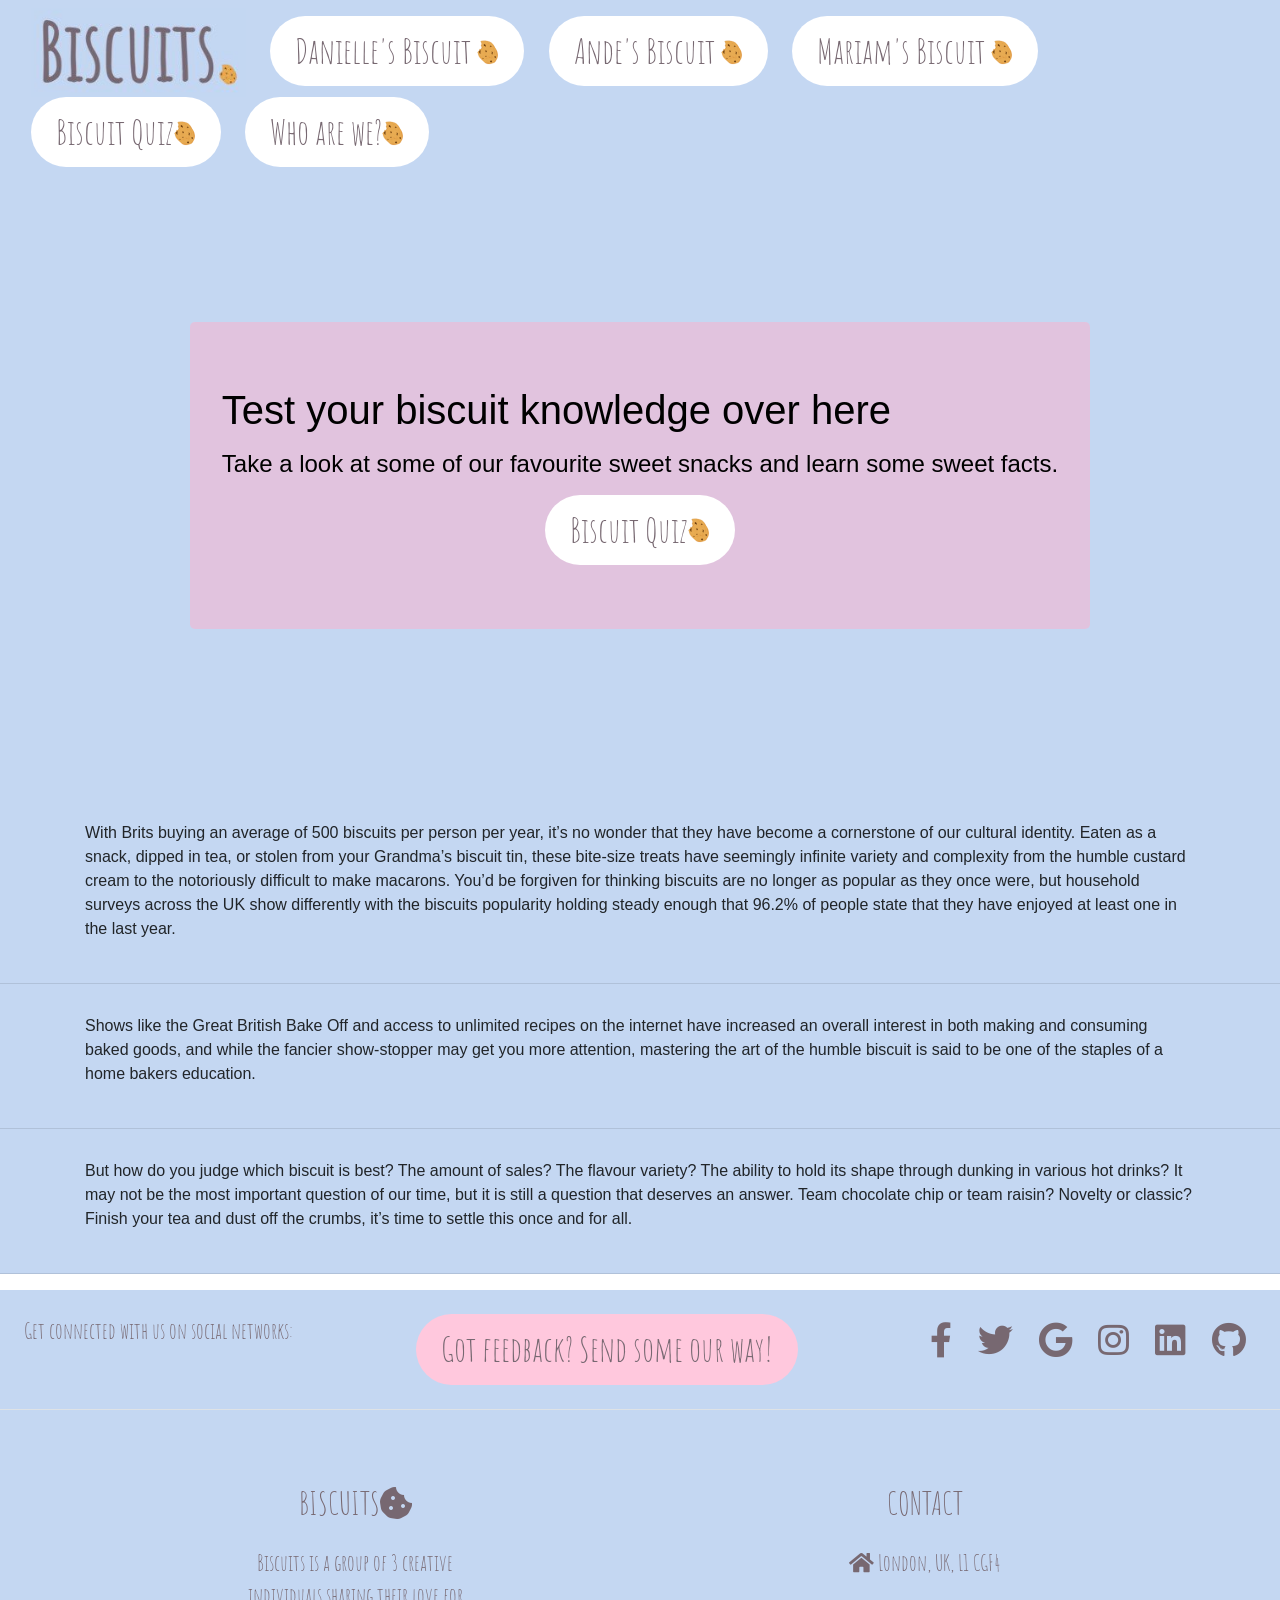
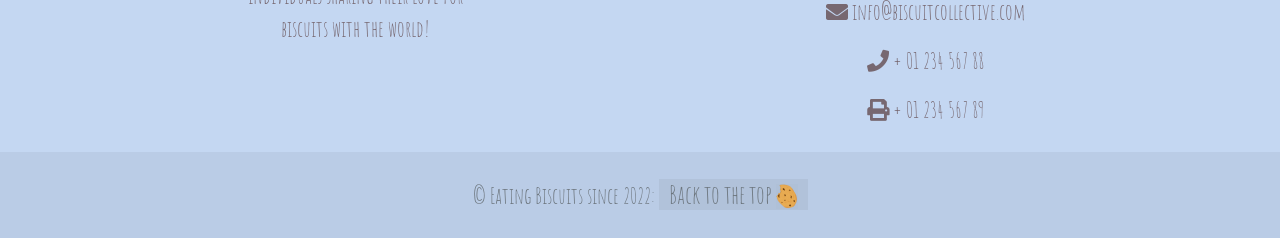
<file: index.html>
<!DOCTYPE html>
<html lang="en">

<head>
      <meta charset="utf-8" />
      <meta http-equiv="X-UA-Compatible" content="IE=edge" />
      <title>Biscuits.</title>
      
    <!-- This adds the little favicon to the tab bar -->
      <link rel="shortcut icon" href="../Images/Logo.png"
      <meta name="description" content="width=device-width, initial-scale=1"/>
      <meta name="viewport" content="width=device-width, initial-scale=1" />
      <link rel="stylesheet" href="index.css"/>

    <!-- External Styling cdn Links -->
      <link rel="preconnect" href="https://fonts.googleapis.com">
      <link rel="preconnect" href="https://fonts.gstatic.com" crossorigin>
      <link href="https://fonts.googleapis.com/css2?family=Amatic+SC&family=Josefin+Slab:wght@500&display=swap" rel="stylesheet">

    <!-- Bootstrap & Font Awesome connection -->
      <link rel="stylesheet" href="https://stackpath.bootstrapcdn.com/bootstrap/4.3.1/css/bootstrap.min.css" integrity="sha384-ggOyR0iXCbMQv3Xipma34MD+dH/1fQ784/j6cY/iJTQUOhcWr7x9JvoRxT2MZw1T" crossorigin="anonymous">
      <link rel="stylesheet" href="https://use.fontawesome.com/releases/v5.8.1/css/all.css" integrity="sha384-50oBUHEmvpQ+1lW4y57PTFmhCaXp0ML5d60M1M7uH2+nqUivzIebhndOJK28anvf" crossorigin="anonymous">
      <script src="https://code.jquery.com/jquery-3.3.1.slim.min.js" integrity="sha384-q8i/X+965DzO0rT7abK41JStQIAqVgRVzpbzo5smXKp4YfRvH+8abtTE1Pi6jizo" crossorigin="anonymous"></script>
      <script src="https://cdn.jsdelivr.net/npm/popper.js@1.14.7/dist/umd/popper.min.js" integrity="sha384-UO2eT0CpHqdSJQ6hJty5KVphtPhzWj9WO1clHTMGa3JDZwrnQq4sF86dIHNDz0W1" crossorigin="anonymous"></script>
</head>

<body>

<header>
    
    <!-- Navigation Bar-->
    <nav class="navbar justify-content-center ">
      <ul class="nav-links">
        <a href="../index.html"><img class="logo" src="../Images/Biscuits-logo.png" alt="Biscuit Logo"></a>
        <a href="../Biscuit1/Biscuit1.html"><button class="button-nav">Danielle's Biscuit <img class ="cookie" src="../Images/Logo.png"></button></a>
        <a href="../Biscuit2/Biscuit2.HTML"><button class="button-nav">Ande's Biscuit <img class ="cookie" src="../Images/Logo.png"></button></a>
        <a href="../Biscuit3/Biscuit3.html"><button class="button-nav">Mariam's Biscuit <img class ="cookie" src="../Images/Logo.png"></button></a>
        <a href="../Biscuit4/Biscuit4.html"><button class="button-nav">Biscuit Quiz<img class ="cookie" src="../Images/Logo.png"></button></a>
        <a href="../MeettheTeam/meettheteam.html"><button class="button-nav">Who are we?<img class ="cookie" src="../Images/Logo.png"></button></a>
      </ul>
    </nav>
  </header>
  
<!-- Note: main is the content of a page different to other pages -->
  <main class="main">

<!-- Jumbotron (landing page & call to action)-->
  <div class="jumbotron-container justify-content-center d-flex align-items-center">
    <div class="jumbotron" id="jumbotron-background">
        <h1 class="mb-3 jumbo-text">Test your biscuit knowledge over here</h1>
        <h4 class="mb-3 jumbo-text">Take a look at some of our favourite sweet snacks and learn some sweet facts.</h4>
        <div class="justify-content-center d-flex align-items-center">
          <a href="../Biscuit4/Biscuit4.html"><button class="button-nav">Biscuit Quiz<img class ="cookie" src="../Images/Logo.png"></button></a>
        </div>
      </div>
    </div>
<!-- Jumbotron -->

<!--TEXT -->
    <div class="container">
      <p>
        With Brits buying an average of 500 biscuits per person per year, it’s 
        no wonder that they have become a cornerstone of our cultural identity. Eaten as a snack, 
        dipped in tea, or stolen from your Grandma’s biscuit tin, these bite-size treats have seemingly 
        infinite variety and complexity from the humble custard cream to the notoriously difficult to make macarons. 
        You’d be forgiven for thinking biscuits are no longer as popular as they once were, but household surveys across 
        the UK show differently with the biscuits popularity holding steady enough that 96.2% of people state that they 
        have enjoyed at least one in the last year. 
      </p>
    </div>
    <hr/>

    <div class="container">
      <p>
        Shows like the Great British Bake Off and access to unlimited recipes on the internet have increased an overall 
        interest in both making and consuming baked goods, and while the fancier show-stopper may get you more attention, 
        mastering the art of the humble biscuit is said to be one of the staples of a home bakers education. 
      </p>
    </div>
    <hr/>

    <div class="container">
      <p>
        But how do you judge which biscuit is best? The amount of sales? The flavour variety? The ability 
        to hold its shape through dunking in various hot drinks? It may not be the most important question of our 
        time, but it is still a question that deserves an answer. Team chocolate chip or team raisin? Novelty or classic? 
        Finish your tea and dust off the crumbs, it’s time to settle this once and for all.
      </p>
    </div>
    <hr/>

    <!--TEXT -->
  
</main>

<!-- Footer START -->
  <footer class="footer text-center text-lg-start text-muted">
     <!-- Section: Social media -->
  <section
  class="footer d-flex justify-content-center justify-content-lg-between p-4 border-bottom">
  <!-- Left -->
  <div class="me-5 d-none d-lg-block">
    <span>Get connected with us on social networks:</span>
  </div>

  <div>
    <a href="../Contact Us/Contactus.html"><button class="contact-button">Got feedback? Send some our way!</button></a>
</div>
  <!-- Left -->

  <!-- Right -->
  <div>
    <a href="" class="me-4 text-reset">
      <i class="fab fa-facebook-f"></i>
    </a>
    <a href="" class="me-4 text-reset">
      <i class="fab fa-twitter"></i>
    </a>
    <a href="" class="me-4 text-reset">
      <i class="fab fa-google"></i>
    </a>
    <a href="" class="me-4 text-reset">
      <i class="fab fa-instagram"></i>
    </a>
    <a href="" class="me-4 text-reset">
      <i class="fab fa-linkedin"></i>
    </a>
    <a href="" class="me-4 text-reset">
      <i class="fab fa-github"></i>
    </a>
  </div>
  <!-- Right -->
</section>
<!-- Section: Social media -->

 <!-- Section: Links  -->
 <section class="footer">
  <div class="container text-center text-md-start mt-5">
    <!-- Grid row -->
    <div class="row mt-3">
      <!-- Grid column -->
      <div class="col-md-3 col-lg-4 col-xl-3 mx-auto mb-4">
        <!-- Content -->
        <h2 class="text-uppercase fw-bold mb-4">
          Biscuits<i class="fas fa-cookie-bite"></i>
        </h2>
        <p>
          Biscuits is a group of 3 creative individuals
          sharing their love for biscuits with the world!
        </p>
      </div>
      <!-- Grid column -->

      <!-- Grid column -->
      <div class="col-md-4 col-lg-3 col-xl-3 mx-auto mb-md-0 mb-4">
        <!-- Links -->
        <h2 class="text-uppercase fw-bold mb-4">
          Contact
        </h2>
        <p><i class="fas fa-home me-3"></i> London, UK, L1 CGF4</p>
        <p>
          <i class="fas fa-envelope me-3"></i>
          info@biscuitcollective.com
        </p>
        <p><i class="fas fa-phone me-3"></i> + 01 234 567 88</p>
        <p><i class="fas fa-print me-3"></i> + 01 234 567 89</p>
      </div>
      
      <!-- Grid column -->
    </div>
    <!-- Grid row -->
  </div>
</section>
<!-- Section: Links  -->

<!-- Copyright -->
<div class="text-center p-4" style="background-color: rgba(0, 0, 0, 0.05);">
  © Eating Biscuits since 2022:
  <a class="text-reset fw-bold" href="#top" style="background-color:rgba(0, 0, 0, 0.05); font-size: 25px;">Back to the top <img src="../Images/Logo.png" alt="Biscuit Logo" style="background-color: rgba(0, 0, 0, 0.01);"></a></a>
</div>
<!-- Copright END -->

<!-- I've rearranged how you've done the end of the containers as the body as 
  the CGF notes show main, footer then body. If you've intentionally done
  it this way though, please feel free to rearrange it back :) -->

</footer>
<!-- FOOTER END -->
</body>
</html>
</file>
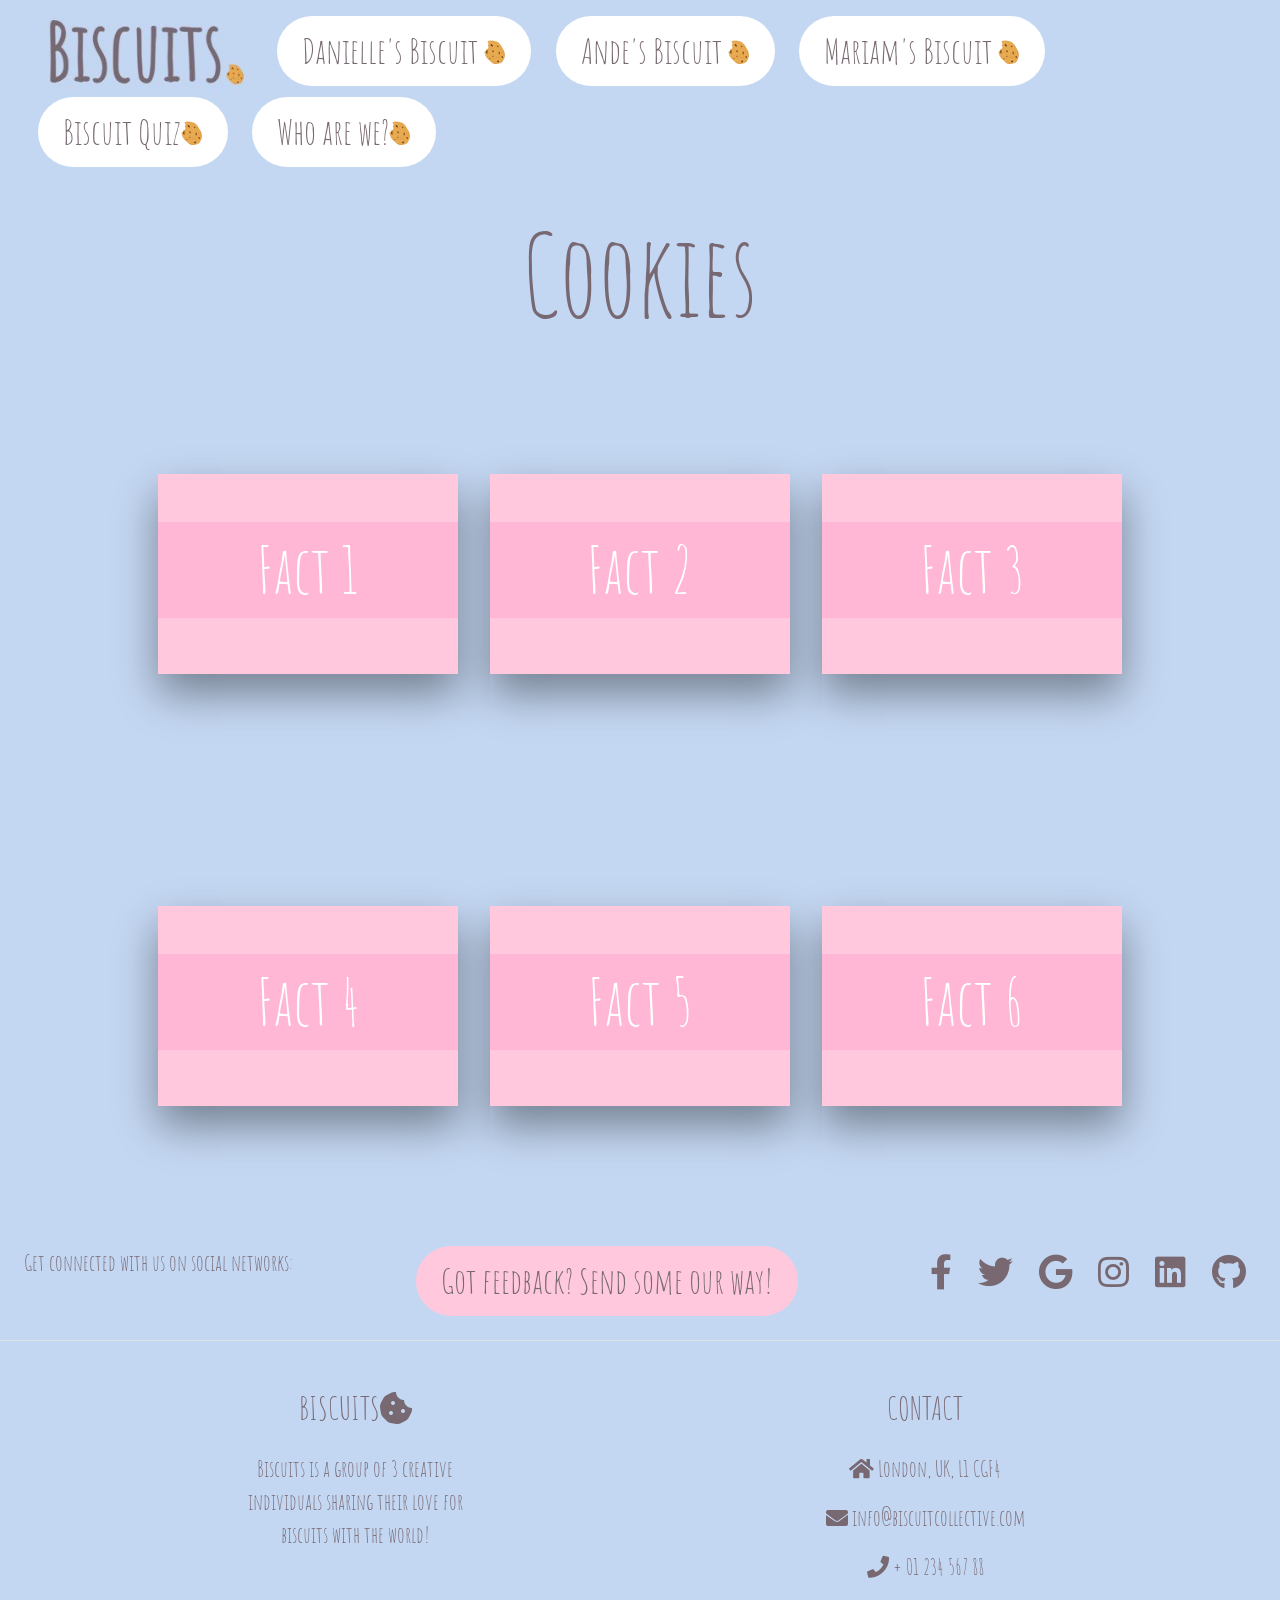
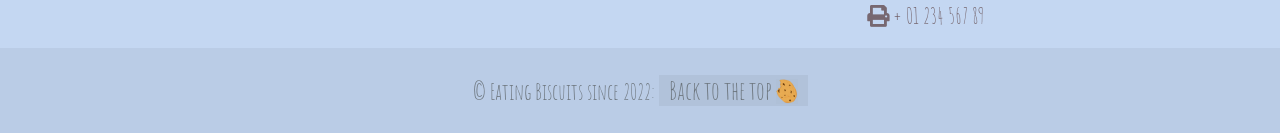
<file: Biscuit1/Biscuit1.html>
<!DOCTYPE html>
<html lang="en">

<head>
        <meta charset="utf-8">
        <meta http-equiv="X-UA-Compatible" content="IE=edge">
        <title>Danielle's Biscuit</title>
        
        <!-- This adds the little favicon to the tab bar -->
      <link rel="shortcut icon" href="../Images/Logo.png"
      <meta name="description" content="width=device-width, initial-scale=1"/>
      <meta name="viewport" content="width=device-width, initial-scale=1" />
      <link rel="stylesheet" href="../Biscuit1/Biscuit1.css"/>

    <!-- External Styling cdn Links -->
      <link rel="preconnect" href="https://fonts.googleapis.com">
      <link rel="preconnect" href="https://fonts.gstatic.com" crossorigin>
      <link href="https://fonts.googleapis.com/css2?family=Amatic+SC&family=Josefin+Slab:wght@500&display=swap" rel="stylesheet">

    <!-- Bootstrap & Font Awesome connection -->
      <link rel="stylesheet" href="https://stackpath.bootstrapcdn.com/bootstrap/4.3.1/css/bootstrap.min.css" integrity="sha384-ggOyR0iXCbMQv3Xipma34MD+dH/1fQ784/j6cY/iJTQUOhcWr7x9JvoRxT2MZw1T" crossorigin="anonymous">
      <link rel="stylesheet" href="https://use.fontawesome.com/releases/v5.8.1/css/all.css" integrity="sha384-50oBUHEmvpQ+1lW4y57PTFmhCaXp0ML5d60M1M7uH2+nqUivzIebhndOJK28anvf" crossorigin="anonymous">
      <script src="https://code.jquery.com/jquery-3.3.1.slim.min.js" integrity="sha384-q8i/X+965DzO0rT7abK41JStQIAqVgRVzpbzo5smXKp4YfRvH+8abtTE1Pi6jizo" crossorigin="anonymous"></script>
      <script src="https://cdn.jsdelivr.net/npm/popper.js@1.14.7/dist/umd/popper.min.js" integrity="sha384-UO2eT0CpHqdSJQ6hJty5KVphtPhzWj9WO1clHTMGa3JDZwrnQq4sF86dIHNDz0W1" crossorigin="anonymous"></script>
</head>

<body>

<header>
     <!-- Navigation Bar-->
     
    <nav class="navbar justify-content-center "> <a name="top"></a>
      <ul class="nav-links">
        <a href="../index.html"><img class="logo" src="../Images/Biscuits-logo.png" alt="Biscuit Logo"></a>
        <a href="../Biscuit1/Biscuit1.html"><button class="button-nav">Danielle's Biscuit <img class ="cookie" src="../Images/Logo.png"></button></a>
        <a href="../Biscuit2/Biscuit2.HTML"><button class="button-nav">Ande's Biscuit <img class ="cookie" src="../Images/Logo.png"></button></a>
        <a href="../Biscuit3/Biscuit3.html"><button class="button-nav">Mariam's Biscuit <img class ="cookie" src="../Images/Logo.png"></button></a>
        <a href="../Biscuit4/Biscuit4.html"><button class="button-nav">Biscuit Quiz<img class ="cookie" src="../Images/Logo.png"></button></a>
        <a href="../MeettheTeam/meettheteam.html"><button class="button-nav">Who are we?<img class ="cookie" src="../Images/Logo.png"></button></a>
      </ul>
    </nav>
    <!-- Navigation Bar-->
</header>

</head>

<main>
  <h1 class="biscuit-title">Cookies</h1>
  <div class="main-flip d-flex p-3 main justify-content-center">
  <!-- FIRST CARD -->
<div class="container-flip">
  <div class="card">
      <div class="slide slide1">
          <div class="content">
              <div class="icon danielle-biscuit1">
                  <p class="card-interior-text" aria-hidden="true">Fact 1</p>
              </div>
          </div>
      </div>
      <div class="slide slide2">
          <div class="content">
              <h3>
                  Pros
              </h3>
              <p>You can heat them up and make the chocolate all gooey</p>
          </div>
      </div>
  </div>
</div>
 <!-- FIRST CARD -->

<div class="card-space"></div>

 <!-- SECOND CARD -->
 <div class="main-flip">
  <div class="container-flip">
    <div class="card">
        <div class="slide slide1">
            <div class="content">
                <div class="icon danielle-biscuit2">
                  <p class="card-interior-text" aria-hidden="true">Fact 2</p>
                </div>
            </div>
        </div>
        <div class="slide slide2">
            <div class="content">
                <h3>
                    Cons
                </h3>
                <p>Sometimes can be too hard</p>
            </div>
        </div>
    </div>
  </div>
  </div>
  <!-- SECOND CARD -->

  <div class="card-space"></div>

  <!-- THIRD CARD -->
 <div class="main-flip">
  <div class="container-flip">
    <div class="card">
        <div class="slide slide1">
            <div class="content">
                <div class="icon danielle-biscuit3">
                  <p class="card-interior-text" aria-hidden="true">Fact 3</p>
                </div>
            </div>
        </div>
        <div class="slide slide2">
            <div class="content">
                <h3>
                    Classic or Novelty
                </h3>
                <p>Classic</p>
            </div>
        </div>
    </div>
  </div>
  </div>
  <!-- THIRD CARD -->
</div>

<div class="main-flip d-flex p-3 main justify-content-center">
  <!-- FOURTH CARD -->
  <div class="container-flip">
    <div class="card">
        <div class="slide slide1">
            <div class="content">
                <div class="icon danielle-biscuit4">
                    <p class="card-interior-text" aria-hidden="true">Fact 4</p>
                </div>
            </div>
        </div>
        <div class="slide slide2">
            <div class="content">
                <h3>
                    Good for Dunking?
                </h3>
                <p>...mmm sometimes</p>
            </div>
        </div>
    </div>
  </div>

   <!-- FOURTH CARD -->
  
  <div class="card-space"></div>
  
   <!-- FIFTH CARD -->
   <div class="main-flip">
    <div class="container-flip">
      <div class="card">
          <div class="slide slide1">
              <div class="content">
                  <div class="icon danielle-biscuit5">
                    <p class="card-interior-text" aria-hidden="true">Fact 5</p>
                  </div>
              </div>
          </div>
          <div class="slide slide2">
              <div class="content">
                  <h3>
                      How Many Can You Eat In One Go?
                  </h3>
                  <p>Too many!</p>
              </div>
          </div>
      </div>
    </div>
    </div>
    <!-- FIFTH CARD -->
  
    <div class="card-space"></div>
  
    <!-- SIXTH CARD -->
   <div class="main-flip">
    <div class="container-flip">
      <div class="card">
          <div class="slide slide1">
              <div class="content">
                  <div class="icon danielle-biscuit6">
                    <p class="card-interior-text" aria-hidden="true">Fact 6</p>
                  </div>
              </div>
          </div>
          <div class="slide slide2">
              <div class="content">
                  <h3>
                      Total Rating
                  </h3>
                  <p>9/10</p>
              </div>
          </div>
      </div>
    </div>
    </div>
    <!-- SIXTH CARD -->
  </div>
  

</main>

<!-- Footer START -->
<footer class="footer text-center text-lg-start text-muted">
  <!-- Section: Social media -->
<section
class="footer d-flex justify-content-center justify-content-lg-between p-4 border-bottom">
<!-- Left -->
<div class="me-5 d-none d-lg-block">
 <span>Get connected with us on social networks:</span>
</div>

<div>
  <a href="../Contact Us/Contactus.html"><button class="contact-button">Got feedback? Send some our way!</button></a>
</div>
<!-- Left -->

<!-- Right -->
<div>
 <a href="" class="me-4 text-reset">
   <i class="fab fa-facebook-f"></i>
 </a>
 <a href="" class="me-4 text-reset">
   <i class="fab fa-twitter"></i>
 </a>
 <a href="" class="me-4 text-reset">
   <i class="fab fa-google"></i>
 </a>
 <a href="" class="me-4 text-reset">
   <i class="fab fa-instagram"></i>
 </a>
 <a href="" class="me-4 text-reset">
   <i class="fab fa-linkedin"></i>
 </a>
 <a href="" class="me-4 text-reset">
   <i class="fab fa-github"></i>
 </a>
</div>
<!-- Right -->
</section>
<!-- Section: Social media -->

<!-- Section: Links  -->
<section class="footer">
<div class="container text-center text-md-start mt-5">
 <!-- Grid row -->
 <div class="row mt-3">
   <!-- Grid column -->
   <div class="col-md-3 col-lg-4 col-xl-3 mx-auto mb-4">
     <!-- Content -->
     <h2 class="text-uppercase fw-bold mb-4">
      Biscuits<i class="fas fa-cookie-bite"></i>
     </h2>
     <p>
      Biscuits is a group of 3 creative individuals
      sharing their love for biscuits with the world!
     </p>
   </div>
   <!-- Grid column -->

   <!-- Grid column -->
   <div class="col-md-4 col-lg-3 col-xl-3 mx-auto mb-md-0 mb-4">
     <!-- Links -->
     <h2 class="text-uppercase fw-bold mb-4">
       Contact
     </h2>
     <p><i class="fas fa-home me-3"></i> London, UK, L1 CGF4</p>
     <p>
       <i class="fas fa-envelope me-3"></i>
       info@biscuitcollective.com
     </p>
     <p><i class="fas fa-phone me-3"></i> + 01 234 567 88</p>
     <p><i class="fas fa-print me-3"></i> + 01 234 567 89</p>
   </div>
   
   <!-- Grid column -->
 </div>
 <!-- Grid row -->
</div>
</section>
<!-- Section: Links  -->

<!-- Copyright -->
<div class="text-center p-4" style="background-color: rgba(0, 0, 0, 0.05);">
  © Eating Biscuits since 2022:
  <a class="text-reset fw-bold" href="#top" style="background-color:rgba(0, 0, 0, 0.05); font-size: 25px;">Back to the top <img src="../Images/Logo.png" alt="Biscuit Logo" style="background-color: rgba(0, 0, 0, 0.01);"></a></a>
</div>
<!-- Copright END -->

</footer>
<!-- FOOTER END -->
  </body>
</html>
</file>
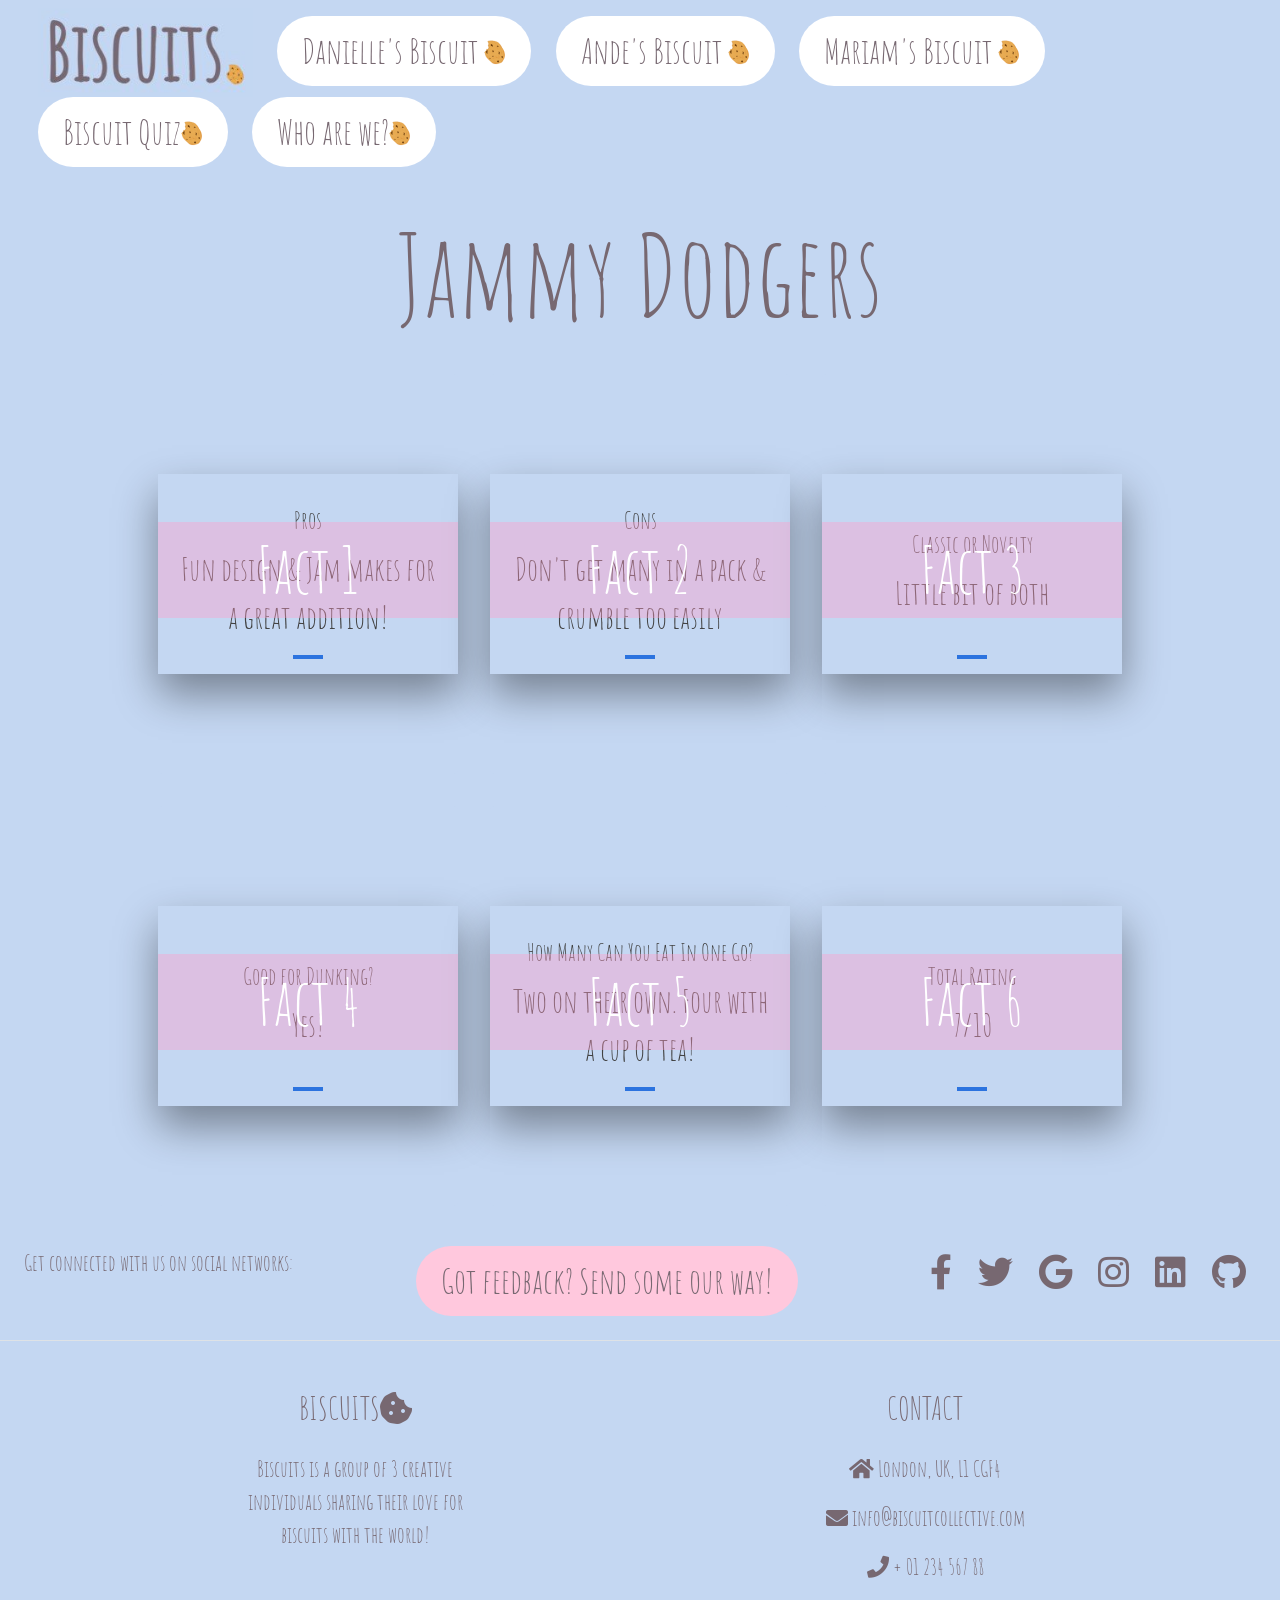
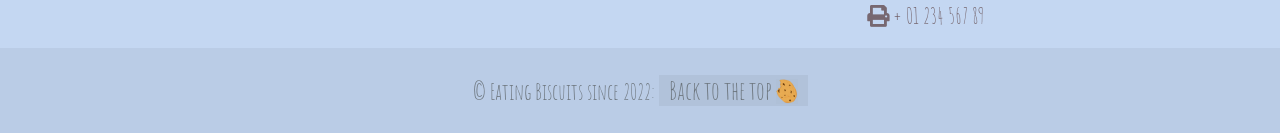
<file: Biscuit2/Biscuit2.HTML>
<!DOCTYPE html>
<html lang="en">

<head>
        <meta charset="utf-8">
        <meta http-equiv="X-UA-Compatible" content="IE=edge">
        <title>Ande's Biscuit</title>
        
        <!-- This adds the little favicon to the tab bar -->
      <link rel="shortcut icon" href="../Images/Logo.png"
      <meta name="description" content="width=device-width, initial-scale=1"/>
      <meta name="viewport" content="width=device-width, initial-scale=1" />
      <link rel="stylesheet" href="../Biscuit1/Biscuit1.css"/>
      <link rel="stylesheet" href="../Biscuit2/Biscuit2.css"/>

    <!-- External Styling cdn Links -->
      <link rel="preconnect" href="https://fonts.googleapis.com">
      <link rel="preconnect" href="https://fonts.gstatic.com" crossorigin>
      <link href="https://fonts.googleapis.com/css2?family=Amatic+SC&family=Josefin+Slab:wght@500&display=swap" rel="stylesheet">

    <!-- Bootstrap & Font Awesome connection -->
      <link rel="stylesheet" href="https://stackpath.bootstrapcdn.com/bootstrap/4.3.1/css/bootstrap.min.css" integrity="sha384-ggOyR0iXCbMQv3Xipma34MD+dH/1fQ784/j6cY/iJTQUOhcWr7x9JvoRxT2MZw1T" crossorigin="anonymous">
      <link rel="stylesheet" href="https://use.fontawesome.com/releases/v5.8.1/css/all.css" integrity="sha384-50oBUHEmvpQ+1lW4y57PTFmhCaXp0ML5d60M1M7uH2+nqUivzIebhndOJK28anvf" crossorigin="anonymous">
      <script src="https://code.jquery.com/jquery-3.3.1.slim.min.js" integrity="sha384-q8i/X+965DzO0rT7abK41JStQIAqVgRVzpbzo5smXKp4YfRvH+8abtTE1Pi6jizo" crossorigin="anonymous"></script>
      <script src="https://cdn.jsdelivr.net/npm/popper.js@1.14.7/dist/umd/popper.min.js" integrity="sha384-UO2eT0CpHqdSJQ6hJty5KVphtPhzWj9WO1clHTMGa3JDZwrnQq4sF86dIHNDz0W1" crossorigin="anonymous"></script>
</head>

<body>

<header>
     <!-- Navigation Bar-->
    <nav class="navbar justify-content-center ">
      <ul class="nav-links">
        <a href="../index.html"><img class="logo" src="../Images/Biscuits-logo.png" alt="Biscuit Logo"></a>
        <a href="../Biscuit1/Biscuit1.html"><button class="button-nav">Danielle's Biscuit <img class ="cookie" src="../Images/Logo.png"></button></a>
        <a href="../Biscuit2/Biscuit2.HTML"><button class="button-nav">Ande's Biscuit <img class ="cookie" src="../Images/Logo.png"></button></a>
        <a href="../Biscuit3/Biscuit3.html"><button class="button-nav">Mariam's Biscuit <img class ="cookie" src="../Images/Logo.png"></button></a>
        <a href="../Biscuit4/Biscuit4.html"><button class="button-nav">Biscuit Quiz<img class ="cookie" src="../Images/Logo.png"></button></a>
        <a href="../MeettheTeam/meettheteam.html"><button class="button-nav">Who are we?<img class ="cookie" src="../Images/Logo.png"></button></a>
      </ul>
    </nav>
    <!-- Navigation Bar-->
</header>

</head>

<main>
  <h1 class="biscuit-title">Jammy Dodgers</h1>
  <div class="main-flip d-flex p-3 main justify-content-center">
  <!-- FIRST CARD -->
<div class="container-flip">
  <div class="card">
      <div class="slide slide1">
          <div class="content">
              <div class="icon jammyd1">
                  <p class="card-interior-text" aria-hidden="true">Fact 1</p>
              </div>
          </div>
      </div>
      <div class="slide slide2">
          <div class="content">
              <h3>
                  Pros
              </h3>
              <p>Fun design & Jam makes for a great addition!</p>
          </div>
      </div>
  </div>
</div>
 <!-- FIRST CARD -->

<div class="card-space"></div>

 <!-- SECOND CARD -->
 <div class="main-flip">
  <div class="container-flip">
    <div class="card">
        <div class="slide slide1">
            <div class="content">
                <div class="icon jammyd2">
                  <p class="card-interior-text" aria-hidden="true">Fact 2</p>
                </div>
            </div>
        </div>
        <div class="slide slide2">
            <div class="content">
                <h3>
                    Cons
                </h3>
                <p>Don't get many in a pack & crumble too easily</p>
            </div>
        </div>
    </div>
  </div>
  </div>
  <!-- SECOND CARD -->

  <div class="card-space"></div>

  <!-- THIRD CARD -->
 <div class="main-flip">
  <div class="container-flip">
    <div class="card">
        <div class="slide slide1">
            <div class="content">
                <div class="icon jammyd3">
                  <p class="card-interior-text" aria-hidden="true">Fact 3</p>
                </div>
            </div>
        </div>
        <div class="slide slide2">
            <div class="content">
                <h3>
                    Classic or Novelty
                </h3>
                <p>Little bit of both</p>
            </div>
        </div>
    </div>
  </div>
  </div>
  <!-- THIRD CARD -->
</div>

<div class="main-flip d-flex p-3 main justify-content-center">
  <!-- FOURTH CARD -->
  <div class="container-flip">
    <div class="card">
        <div class="slide slide1">
            <div class="content">
                <div class="icon jammyd4">
                    <p class="card-interior-text" aria-hidden="true">Fact 4</p>
                </div>
            </div>
        </div>
        <div class="slide slide2">
            <div class="content">
                <h3>
                    Good for Dunking?
                </h3>
                <p>Yes!</p>
            </div>
        </div>
    </div>
  </div>

   <!-- FOURTH CARD -->
  
  <div class="card-space"></div>
  
   <!-- FIFTH CARD -->
   <div class="main-flip">
    <div class="container-flip">
      <div class="card">
          <div class="slide slide1">
              <div class="content">
                  <div class="icon jammyd5">
                    <p class="card-interior-text" aria-hidden="true">Fact 5</p>
                  </div>
              </div>
          </div>
          <div class="slide slide2">
              <div class="content">
                  <h3>
                      How Many Can You Eat In One Go?
                  </h3>
                  <p>Two on their own. Four with a cup of tea!</p>
              </div>
          </div>
      </div>
    </div>
    </div>
    <!-- FIFTH CARD -->
  
    <div class="card-space"></div>
  
    <!-- SIXTH CARD -->
   <div class="main-flip">
    <div class="container-flip">
      <div class="card">
          <div class="slide slide1">
              <div class="content">
                  <div class="icon jammyd6">
                    <p class="card-interior-text" aria-hidden="true">Fact 6</p>
                  </div>
              </div>
          </div>
          <div class="slide slide2">
              <div class="content">
                  <h3>
                      Total Rating
                  </h3>
                  <p>7/10</p>
              </div>
          </div>
      </div>
    </div>
    </div>
    <!-- SIXTH CARD -->
  </div>
  

</main>

<!-- Footer START -->
<footer class="footer text-center text-lg-start text-muted">
  <!-- Section: Social media -->
<section
class="footer d-flex justify-content-center justify-content-lg-between p-4 border-bottom">
<!-- Left -->
<div class="me-5 d-none d-lg-block">
 <span>Get connected with us on social networks:</span>
</div>

<div>
  <a href="../Contact Us/Contactus.html"><button class="contact-button">Got feedback? Send some our way!</button></a>
</div>
<!-- Left -->

<!-- Right -->
<div>
 <a href="" class="me-4 text-reset">
   <i class="fab fa-facebook-f"></i>
 </a>
 <a href="" class="me-4 text-reset">
   <i class="fab fa-twitter"></i>
 </a>
 <a href="" class="me-4 text-reset">
   <i class="fab fa-google"></i>
 </a>
 <a href="" class="me-4 text-reset">
   <i class="fab fa-instagram"></i>
 </a>
 <a href="" class="me-4 text-reset">
   <i class="fab fa-linkedin"></i>
 </a>
 <a href="" class="me-4 text-reset">
   <i class="fab fa-github"></i>
 </a>
</div>
<!-- Right -->
</section>
<!-- Section: Social media -->

<!-- Section: Links  -->
<section class="footer">
<div class="container text-center text-md-start mt-5">
 <!-- Grid row -->
 <div class="row mt-3">
   <!-- Grid column -->
   <div class="col-md-3 col-lg-4 col-xl-3 mx-auto mb-4">
     <!-- Content -->
     <h2 class="text-uppercase fw-bold mb-4">
      Biscuits<i class="fas fa-cookie-bite"></i>
     </h2>
     <p>
      Biscuits is a group of 3 creative individuals
      sharing their love for biscuits with the world!
     </p>
   </div>
   <!-- Grid column -->

   <!-- Grid column -->
   <div class="col-md-4 col-lg-3 col-xl-3 mx-auto mb-md-0 mb-4">
     <!-- Links -->
     <h2 class="text-uppercase fw-bold mb-4">
       Contact
     </h2>
     <p><i class="fas fa-home me-3"></i> London, UK, L1 CGF4</p>
     <p>
       <i class="fas fa-envelope me-3"></i>
       info@biscuitcollective.com
     </p>
     <p><i class="fas fa-phone me-3"></i> + 01 234 567 88</p>
     <p><i class="fas fa-print me-3"></i> + 01 234 567 89</p>
   </div>
   
   <!-- Grid column -->
 </div>
 <!-- Grid row -->
</div>
</section>
<!-- Section: Links  -->

<!-- Copyright -->
<div class="text-center p-4" style="background-color: rgba(0, 0, 0, 0.05);">
  © Eating Biscuits since 2022:
  <a class="text-reset fw-bold" href="#top" style="background-color:rgba(0, 0, 0, 0.05); font-size: 25px;">Back to the top <img src="../Images/Logo.png" alt="Biscuit Logo" style="background-color: rgba(0, 0, 0, 0.01);"></a></a>
</div>
<!-- Copright END -->

</footer>
<!-- FOOTER END -->
  </body>
</html>
</file>
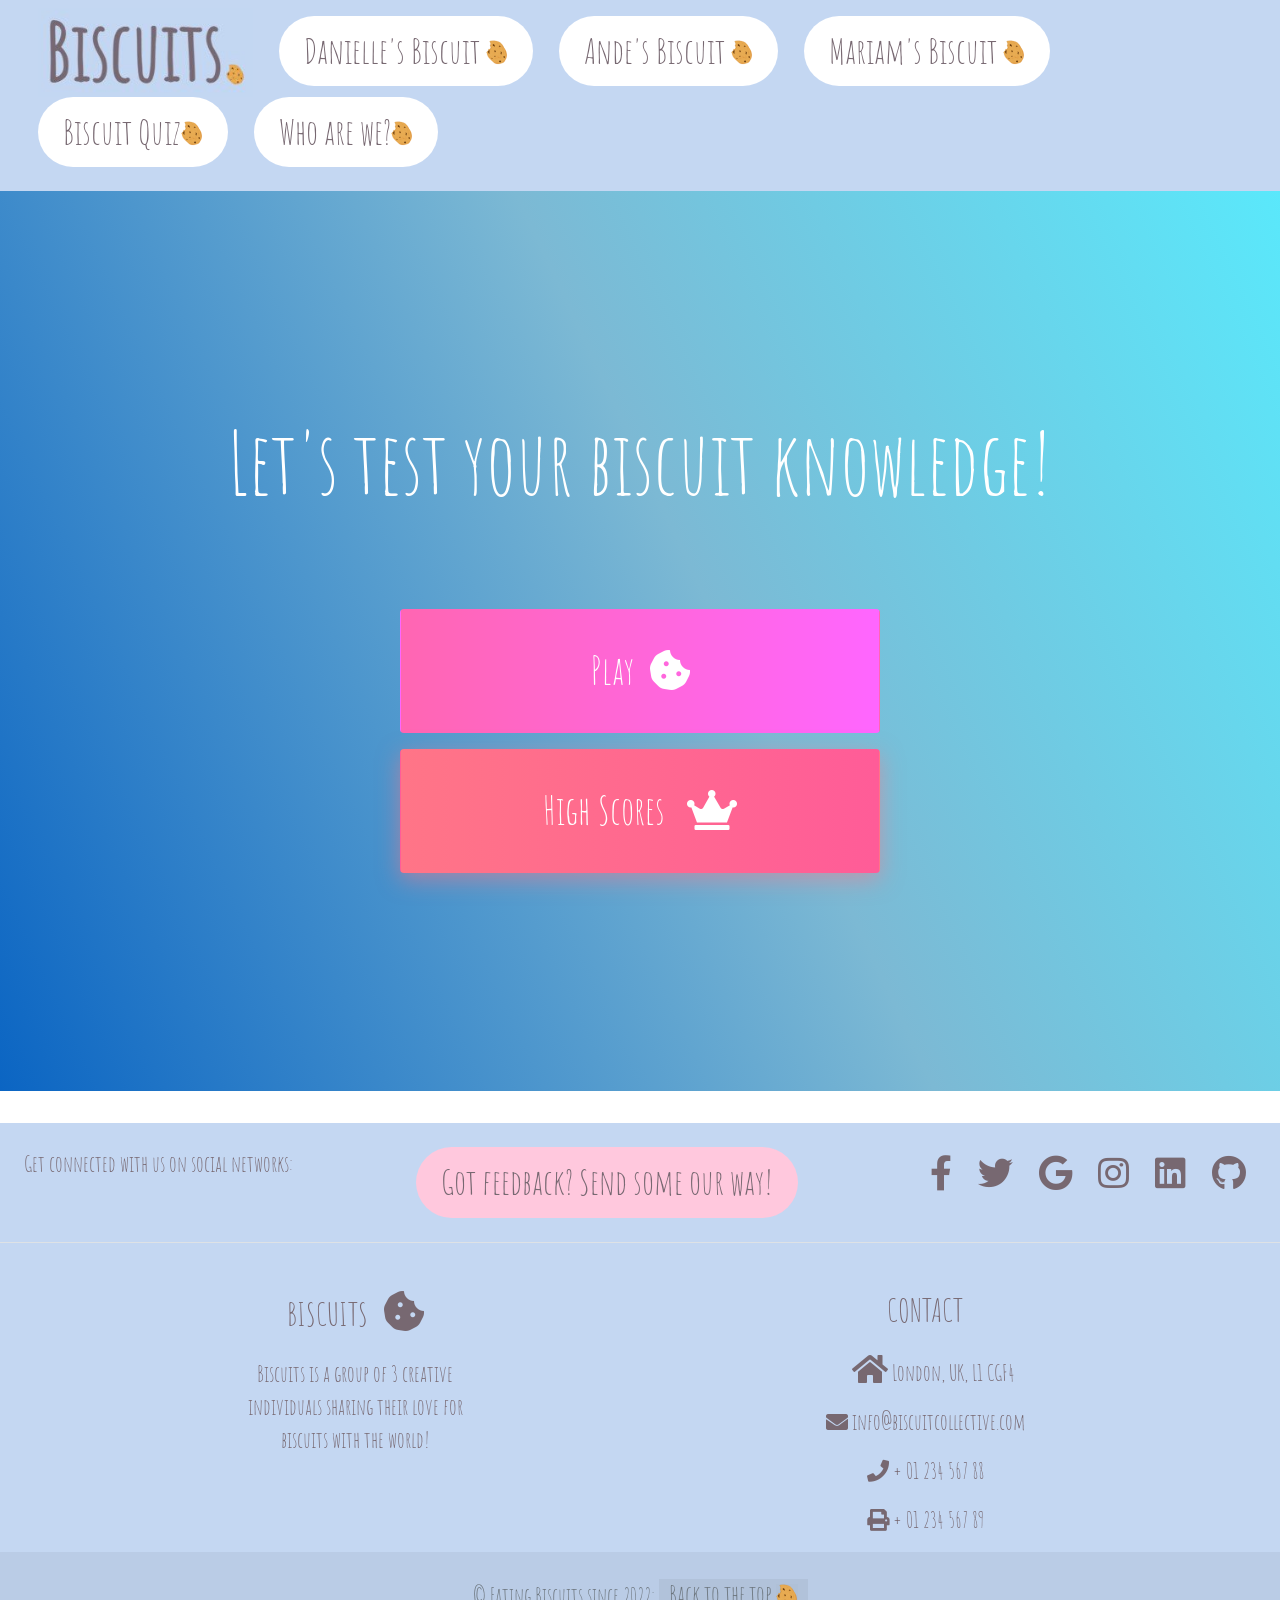
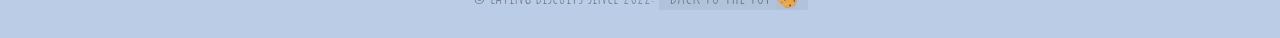
<file: Biscuit4/Biscuit4.html>
<!DOCTYPE html>
<html lang="en">
<!-- QUIZ PAGE 1 -->
<html>
<head>
        <meta charset="utf-8">
        <meta http-equiv="X-UA-Compatible" content="IE=edge">
        <title>Biscuits Test</title>

      <!-- This adds the little favicon to the tab bar -->
      <link rel="shortcut icon" href="../Images/Logo.png"
      <meta name="description" content="width=device-width, initial-scale=1"/>
      <meta name="viewport" content="width=device-width, initial-scale=1" />
      <link rel="stylesheet" href="../Biscuit4/Biscuit4.css"/>

    <!-- External Styling cdn Links -->
      <link rel="preconnect" href="https://fonts.googleapis.com">
      <link rel="preconnect" href="https://fonts.gstatic.com" crossorigin>
      <link href="https://fonts.googleapis.com/css2?family=Amatic+SC&family=Josefin+Slab:wght@500&display=swap" rel="stylesheet">

    <!-- Bootstrap & Font Awesome connection -->
      <link rel="stylesheet" href="https://stackpath.bootstrapcdn.com/bootstrap/4.3.1/css/bootstrap.min.css" integrity="sha384-ggOyR0iXCbMQv3Xipma34MD+dH/1fQ784/j6cY/iJTQUOhcWr7x9JvoRxT2MZw1T" crossorigin="anonymous">
      <link rel="stylesheet" href="https://use.fontawesome.com/releases/v5.8.1/css/all.css" integrity="sha384-50oBUHEmvpQ+1lW4y57PTFmhCaXp0ML5d60M1M7uH2+nqUivzIebhndOJK28anvf" crossorigin="anonymous">
      <script src="https://code.jquery.com/jquery-3.3.1.slim.min.js" integrity="sha384-q8i/X+965DzO0rT7abK41JStQIAqVgRVzpbzo5smXKp4YfRvH+8abtTE1Pi6jizo" crossorigin="anonymous"></script>
      <script src="https://cdn.jsdelivr.net/npm/popper.js@1.14.7/dist/umd/popper.min.js" integrity="sha384-UO2eT0CpHqdSJQ6hJty5KVphtPhzWj9WO1clHTMGa3JDZwrnQq4sF86dIHNDz0W1" crossorigin="anonymous"></script>
</head>

<body>

<header>
    <!-- Navigation Bar-->
    <nav class="navbar justify-content-center ">
      <ul class="nav-links">
        <a href="../index.html"><img class="logo" src="../Images/Biscuits-logo.png" alt="Biscuit Logo"></a>
        <a href="../Biscuit1/Biscuit1.html"><button class="button-nav">Danielle's Biscuit <img class ="cookie" src="../Images/Logo.png"></button></a>
        <a href="../Biscuit2/Biscuit2.HTML"><button class="button-nav">Ande's Biscuit <img class ="cookie" src="../Images/Logo.png"></button></a>
        <a href="../Biscuit3/Biscuit3.html"><button class="button-nav">Mariam's Biscuit <img class ="cookie" src="../Images/Logo.png"></button></a>
        <a href="../Biscuit4/Biscuit4.html"><button class="button-nav">Biscuit Quiz<img class ="cookie" src="../Images/Logo.png"></button></a>
        <a href="../MeettheTeam/meettheteam.html"><button class="button-nav">Who are we?<img class ="cookie" src="../Images/Logo.png"></button></a>
      </ul>
    </nav>
    <!-- Navigation Bar-->
</header>
        
<main>
  <!-- Quiz made following Brian Desig's video [https://www.youtube.com/watch?v=f4fB9Xg2JEY] -->
        <div class="biscuit-quiz">
          <div class="quiz-container">
          <div id="home" class="flex-column flex-center">
              <h1 class="h1-quiz">Let's test your biscuit knowledge!</h1>
              <a href="./game.html" class="btn">Play<i class="fas fa-cookie-bite"></i></a>
              <a href="./highscores.html" id="highscore-btn" class="btn">High Scores <i class="fas fa-crown"></i></a>
              
              </div>
            </div>
        </div>

</main>


<!-- Footer START -->
<footer class="footer text-center text-lg-start text-muted">
  <!-- Section: Social media -->
<section
class="footer d-flex justify-content-center justify-content-lg-between p-4 border-bottom">
<!-- Left -->
<div class="me-5 d-none d-lg-block">
 <span>Get connected with us on social networks:</span>
</div>

<div>
  <a href="../Contact Us/Contactus.html"><button class="contact-button">Got feedback? Send some our way!</button></a>
</div>

<!-- Left -->

<!-- Right -->
<div>
 <a href="" class="me-4 text-reset">
   <i class="fab fa-facebook-f"></i>
 </a>
 <a href="" class="me-4 text-reset">
   <i class="fab fa-twitter"></i>
 </a>
 <a href="" class="me-4 text-reset">
   <i class="fab fa-google"></i>
 </a>
 <a href="" class="me-4 text-reset">
   <i class="fab fa-instagram"></i>
 </a>
 <a href="" class="me-4 text-reset">
   <i class="fab fa-linkedin"></i>
 </a>
 <a href="" class="me-4 text-reset">
   <i class="fab fa-github"></i>
 </a>
</div>
<!-- Right -->
</section>
<!-- Section: Social media -->

<!-- Section: Links  -->
<section class="footer">
<div class="container text-center text-md-start mt-5">
 <!-- Grid row -->
 <div class="row mt-3">
   <!-- Grid column -->
   <div class="col-md-3 col-lg-4 col-xl-3 mx-auto mb-4">
     <!-- Content -->
     <h2 class="text-uppercase fw-bold mb-4">
      Biscuits<i class="fas fa-cookie-bite"></i>
     </h2>
     <p>
      Biscuits is a group of 3 creative individuals
      sharing their love for biscuits with the world!
     </p>
   </div>
   <!-- Grid column -->

   <!-- Grid column -->
   <div class="col-md-4 col-lg-3 col-xl-3 mx-auto mb-md-0 mb-4">
     <!-- Links -->
     <h2 class="text-uppercase fw-bold mb-4">
       Contact
     </h2>
     <p><i class="fas fa-home me-3"></i> London, UK, L1 CGF4</p>
     <p>
       <i class="fas fa-envelope me-3"></i>
       info@biscuitcollective.com
     </p>
     <p><i class="fas fa-phone me-3"></i> + 01 234 567 88</p>
     <p><i class="fas fa-print me-3"></i> + 01 234 567 89</p>
   </div>
   
   <!-- Grid column -->
 </div>
 <!-- Grid row -->
</div>
</section>
<!-- Section: Links  -->

<!-- Copyright -->
<div class="text-center p-4" style="background-color: rgba(0, 0, 0, 0.05);">
  © Eating Biscuits since 2022:
  <a class="text-reset fw-bold" href="#top" style="background-color:rgba(0, 0, 0, 0.05); font-size: 25px;">Back to the top <img src="../Images/Logo.png" alt="Biscuit Logo" style="background-color: rgba(0, 0, 0, 0.01);"></a></a>
</div>
<!-- Copright END -->

</footer>
<!-- FOOTER END -->
  </body>
</html>
</file>
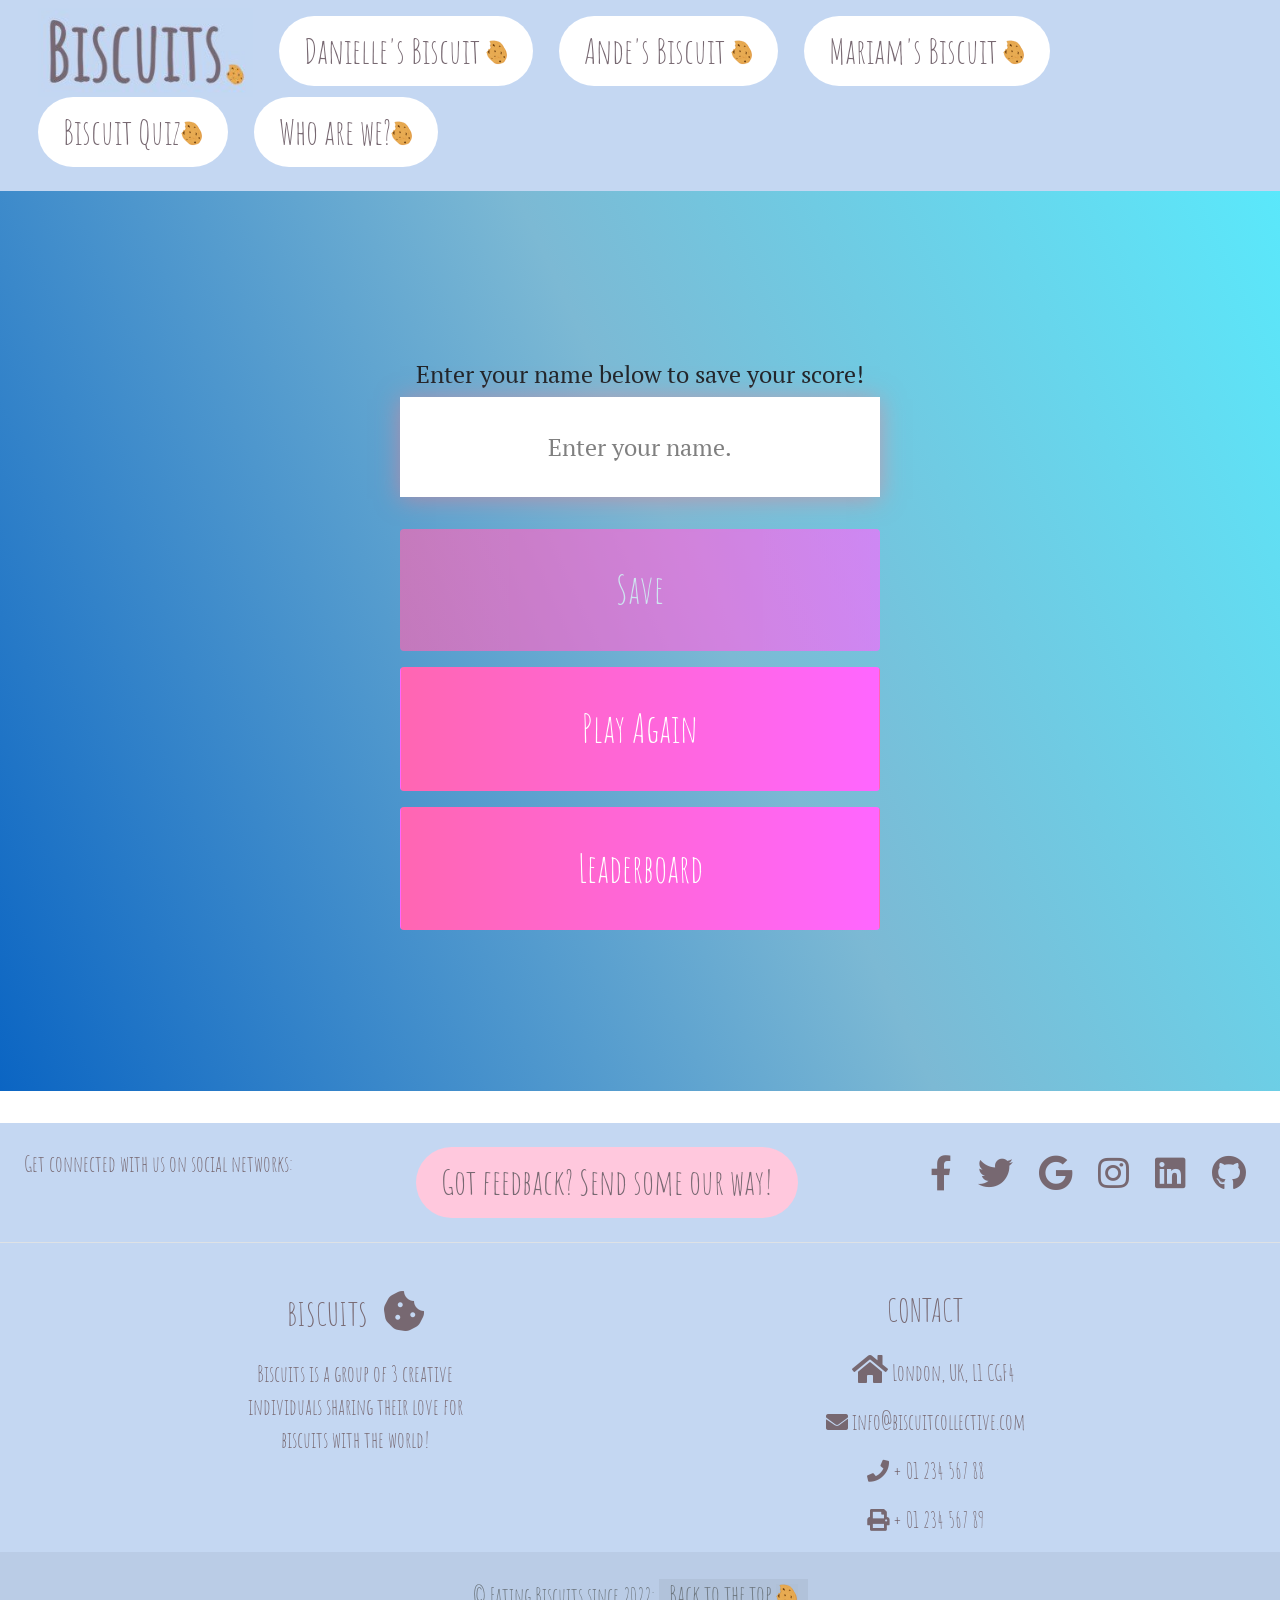
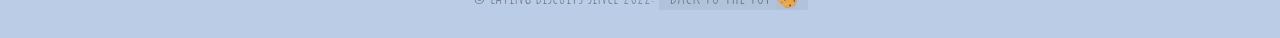
<file: Biscuit4/end.html>
<!DOCTYPE html>
<html lang="en">
<!-- GAME PAGE -->
<html>
<head>
        <meta charset="utf-8">
        <meta http-equiv="X-UA-Compatible" content="IE=edge">
        <title>Well done!</title>

      <!-- This adds the little favicon to the tab bar -->
      <link rel="shortcut icon" href="../Images/Logo.png"
      <meta name="description" content="width=device-width, initial-scale=1"/>
      <meta name="viewport" content="width=device-width, initial-scale=1" />
      <link rel="stylesheet" href="./Biscuit4.css"/>

    <!-- External Styling cdn Links -->
      <link rel="preconnect" href="https://fonts.googleapis.com">
      <link rel="preconnect" href="https://fonts.gstatic.com" crossorigin>
      <link href="https://fonts.googleapis.com/css2?family=Amatic+SC&family=Josefin+Slab:wght@500&display=swap" rel="stylesheet">

    <!-- Bootstrap & Font Awesome connection -->
      <link rel="stylesheet" href="https://stackpath.bootstrapcdn.com/bootstrap/4.3.1/css/bootstrap.min.css" integrity="sha384-ggOyR0iXCbMQv3Xipma34MD+dH/1fQ784/j6cY/iJTQUOhcWr7x9JvoRxT2MZw1T" crossorigin="anonymous">
      <link rel="stylesheet" href="https://use.fontawesome.com/releases/v5.8.1/css/all.css" integrity="sha384-50oBUHEmvpQ+1lW4y57PTFmhCaXp0ML5d60M1M7uH2+nqUivzIebhndOJK28anvf" crossorigin="anonymous">
      <script src="https://code.jquery.com/jquery-3.3.1.slim.min.js" integrity="sha384-q8i/X+965DzO0rT7abK41JStQIAqVgRVzpbzo5smXKp4YfRvH+8abtTE1Pi6jizo" crossorigin="anonymous"></script>
      <script src="https://cdn.jsdelivr.net/npm/popper.js@1.14.7/dist/umd/popper.min.js" integrity="sha384-UO2eT0CpHqdSJQ6hJty5KVphtPhzWj9WO1clHTMGa3JDZwrnQq4sF86dIHNDz0W1" crossorigin="anonymous"></script>
</head>

<body>

<header>
    <!-- Navigation Bar-->
    <nav class="navbar justify-content-center ">
      <ul class="nav-links">
        <a href="../index.html"><img class="logo" src="../Images/Biscuits-logo.png" alt="Biscuit Logo"></a>
        <a href="../Biscuit1/Biscuit1.html"><button class="button-nav">Danielle's Biscuit <img class ="cookie" src="../Images/Logo.png"></button></a>
        <a href="../Biscuit2/Biscuit2.HTML"><button class="button-nav">Ande's Biscuit <img class ="cookie" src="../Images/Logo.png"></button></a>
        <a href="../Biscuit3/Biscuit3.html"><button class="button-nav">Mariam's Biscuit <img class ="cookie" src="../Images/Logo.png"></button></a>
        <a href="../Biscuit4/Biscuit4.html"><button class="button-nav">Biscuit Quiz<img class ="cookie" src="../Images/Logo.png"></button></a>
        <a href="../MeettheTeam/meettheteam.html"><button class="button-nav">Who are we?<img class ="cookie" src="../Images/Logo.png"></button></a>
      </ul>
    </nav>
    <!-- Navigation Bar-->
</header>
        
<main>
<!-- END SCORE -->
<div class="biscuit-quiz">
    <div class="quiz-container">
        <div id="end" class="flex-center flex-column">
            <h1 id="finalScore">0</h1>
            <form class="end-form-container">
                <h2 id="end-text">Enter your name below to save your score!</h2>
                <input type="text" name="name" id="username" placeholder="Enter your name.">
                <a><button class="btn" id="saveScoreBtn" type="submit" onclick="saveHighScore(event)" disabled >Save</button></a>
            </form>
            <a href="./game.html" class="btn">Play Again</a>
            <a href="../Biscuit4/highscores.html" class="btn">Leaderboard</a>
        </div>
    </div>
</div>

<!-- TO LINK TO THE JS FOR THE GAME TO WORK -->
<script src="../Biscuit4/end.js"></script>


<!-- END SCORE -->
</main>

<!-- Footer START -->
<footer class="footer text-center text-lg-start text-muted">
  <!-- Section: Social media -->
<section
class="footer d-flex justify-content-center justify-content-lg-between p-4 border-bottom">
<!-- Left -->
<div class="me-5 d-none d-lg-block">
 <span>Get connected with us on social networks:</span>
</div>

<div>
  <a href="../Contact Us/Contactus.html"><button class="contact-button">Got feedback? Send some our way!</button></a>
</div>

<!-- Left -->

<!-- Right -->
<div>
 <a href="" class="me-4 text-reset">
   <i class="fab fa-facebook-f"></i>
 </a>
 <a href="" class="me-4 text-reset">
   <i class="fab fa-twitter"></i>
 </a>
 <a href="" class="me-4 text-reset">
   <i class="fab fa-google"></i>
 </a>
 <a href="" class="me-4 text-reset">
   <i class="fab fa-instagram"></i>
 </a>
 <a href="" class="me-4 text-reset">
   <i class="fab fa-linkedin"></i>
 </a>
 <a href="" class="me-4 text-reset">
   <i class="fab fa-github"></i>
 </a>
</div>
<!-- Right -->
</section>
<!-- Section: Social media -->

<!-- Section: Links  -->
<section class="footer">
<div class="container text-center text-md-start mt-5">
 <!-- Grid row -->
 <div class="row mt-3">
   <!-- Grid column -->
   <div class="col-md-3 col-lg-4 col-xl-3 mx-auto mb-4">
     <!-- Content -->
     <h2 class="text-uppercase fw-bold mb-4">
      Biscuits<i class="fas fa-cookie-bite"></i>
     </h2>
     <p>
      Biscuits is a group of 3 creative individuals
      sharing their love for biscuits with the world!
     </p>
   </div>
   <!-- Grid column -->

   <!-- Grid column -->
   <div class="col-md-4 col-lg-3 col-xl-3 mx-auto mb-md-0 mb-4">
     <!-- Links -->
     <h2 class="text-uppercase fw-bold mb-4">
       Contact
     </h2>
     <p><i class="fas fa-home me-3"></i> London, UK, L1 CGF4</p>
     <p>
       <i class="fas fa-envelope me-3"></i>
       info@biscuitcollective.com
     </p>
     <p><i class="fas fa-phone me-3"></i> + 01 234 567 88</p>
     <p><i class="fas fa-print me-3"></i> + 01 234 567 89</p>
   </div>
   
   <!-- Grid column -->
 </div>
 <!-- Grid row -->
</div>
</section>
<!-- Section: Links  -->

<!-- Copyright -->
<div class="text-center p-4" style="background-color: rgba(0, 0, 0, 0.05);">
  © Eating Biscuits since 2022:
  <a class="text-reset fw-bold" href="#top" style="background-color:rgba(0, 0, 0, 0.05); font-size: 25px;">Back to the top <img src="../Images/Logo.png" alt="Biscuit Logo" style="background-color: rgba(0, 0, 0, 0.01);"></a></a>
</div>
<!-- Copright END -->

</footer>
<!-- FOOTER END -->
  </body>
</html>
</file>
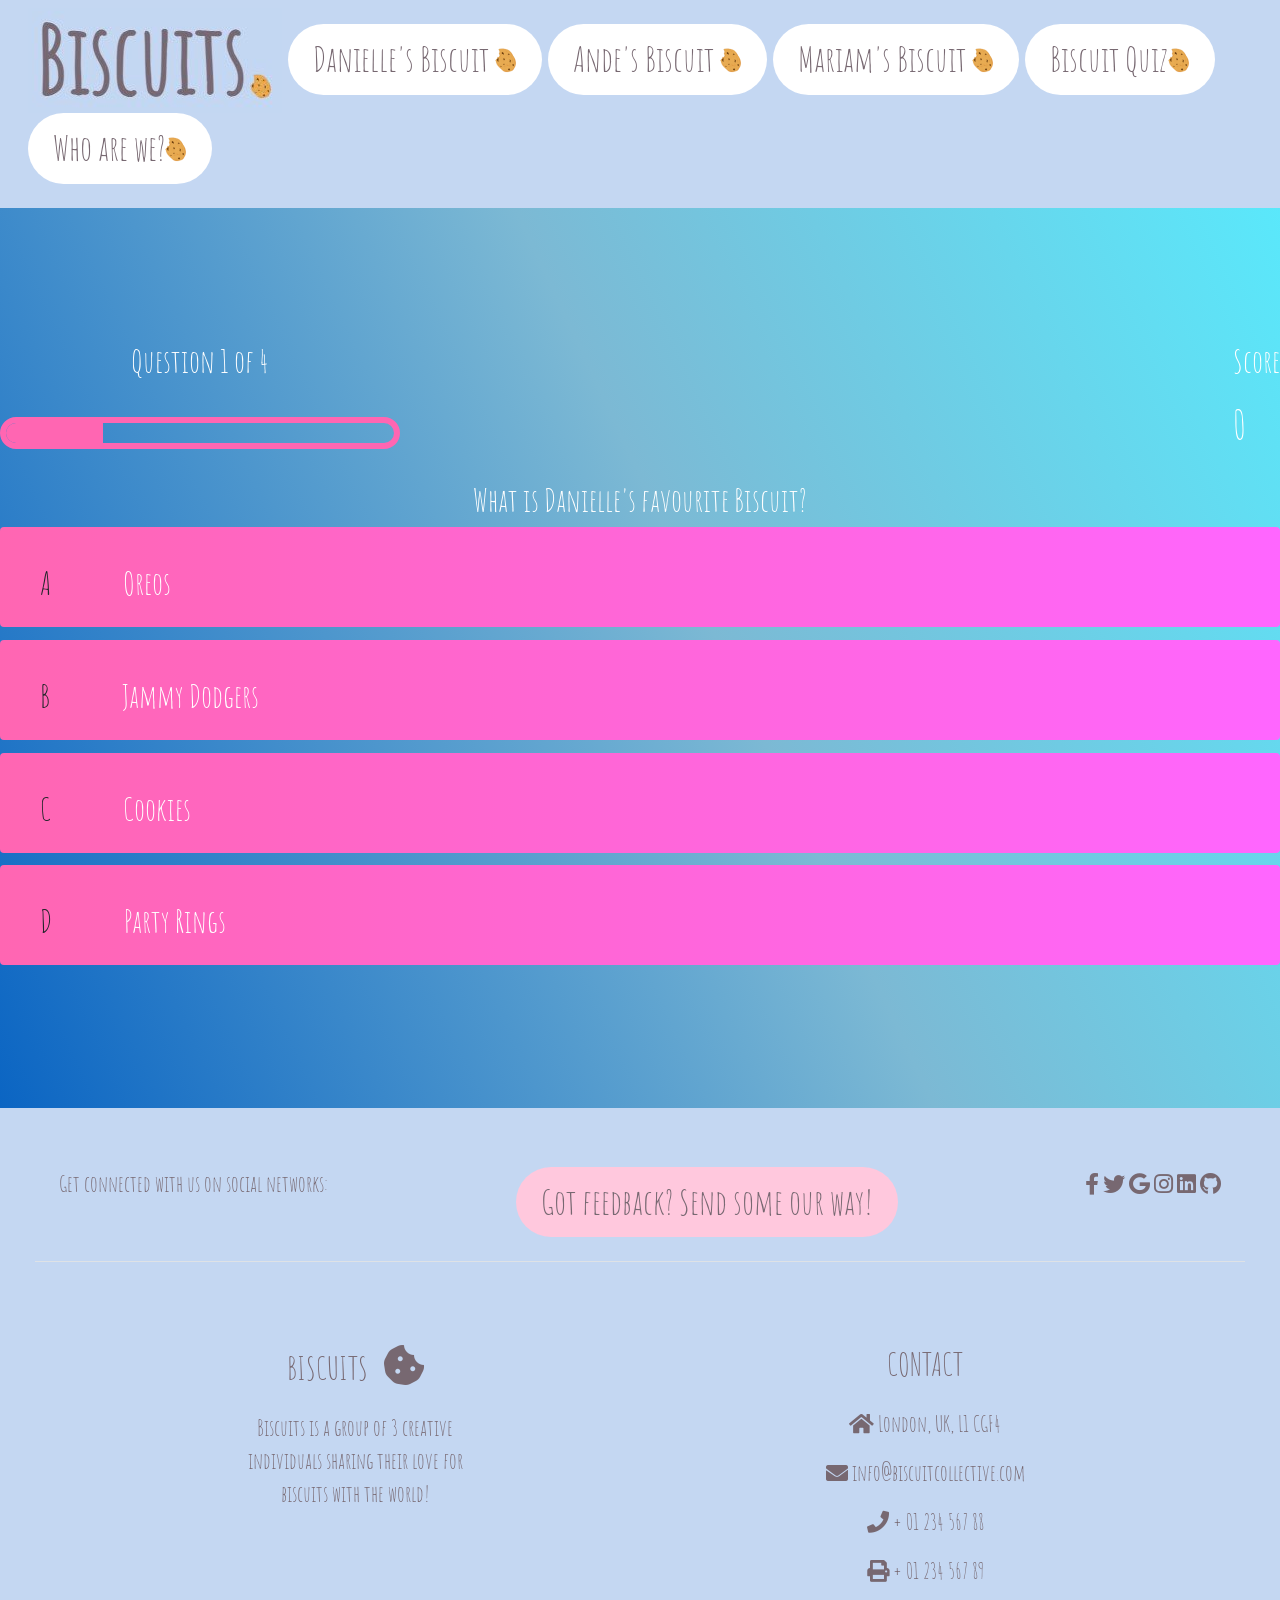
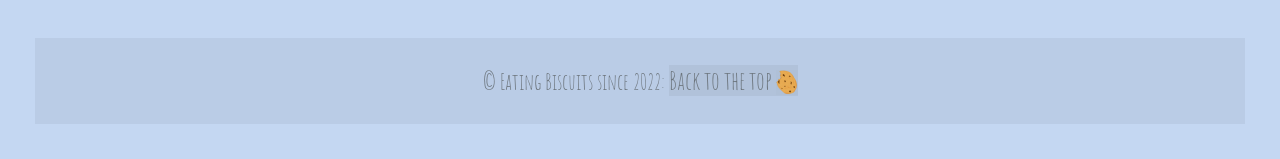
<file: Biscuit4/game.html>
<!DOCTYPE html>
<html lang="en">
<!-- GAME PAGE -->
<html>
<head>
        <meta charset="utf-8">
        <meta http-equiv="X-UA-Compatible" content="IE=edge">
        <title>Biscuits Quiz</title>

      <!-- This adds the little favicon to the tab bar -->
      <link rel="shortcut icon" href="../Images/Logo.png"
      <meta name="description" content="width=device-width, initial-scale=1"/>
      <meta name="viewport" content="width=device-width, initial-scale=1" />
      <link rel="stylesheet" href="../Biscuit4/game.css"/>

    <!-- External Styling cdn Links -->
      <link rel="preconnect" href="https://fonts.googleapis.com">
      <link rel="preconnect" href="https://fonts.gstatic.com" crossorigin>
      <link href="https://fonts.googleapis.com/css2?family=Amatic+SC&family=Josefin+Slab:wght@500&display=swap" rel="stylesheet">

    <!-- Bootstrap & Font Awesome connection -->
      <link rel="stylesheet" href="https://stackpath.bootstrapcdn.com/bootstrap/4.3.1/css/bootstrap.min.css" integrity="sha384-ggOyR0iXCbMQv3Xipma34MD+dH/1fQ784/j6cY/iJTQUOhcWr7x9JvoRxT2MZw1T" crossorigin="anonymous">
      <link rel="stylesheet" href="https://use.fontawesome.com/releases/v5.8.1/css/all.css" integrity="sha384-50oBUHEmvpQ+1lW4y57PTFmhCaXp0ML5d60M1M7uH2+nqUivzIebhndOJK28anvf" crossorigin="anonymous">
      <script src="https://code.jquery.com/jquery-3.3.1.slim.min.js" integrity="sha384-q8i/X+965DzO0rT7abK41JStQIAqVgRVzpbzo5smXKp4YfRvH+8abtTE1Pi6jizo" crossorigin="anonymous"></script>
      <script src="https://cdn.jsdelivr.net/npm/popper.js@1.14.7/dist/umd/popper.min.js" integrity="sha384-UO2eT0CpHqdSJQ6hJty5KVphtPhzWj9WO1clHTMGa3JDZwrnQq4sF86dIHNDz0W1" crossorigin="anonymous"></script>
</head>

<body>

<header>
    <!-- Navigation Bar-->
    <nav class="navbar justify-content-center ">
      <ul class="nav-links">
        <a href="../index.html"><img class="logo" src="../Images/Biscuits-logo.png" alt="Biscuit Logo"></a>
        <a href="../Biscuit1/Biscuit1.html"><button class="button-nav">Danielle's Biscuit <img class ="cookie" src="../Images/Logo.png"></button></a>
        <a href="../Biscuit2/Biscuit2.HTML"><button class="button-nav">Ande's Biscuit <img class ="cookie" src="../Images/Logo.png"></button></a>
        <a href="../Biscuit3/Biscuit3.html"><button class="button-nav">Mariam's Biscuit <img class ="cookie" src="../Images/Logo.png"></button></a>
        <a href="../Biscuit4/Biscuit4.html"><button class="button-nav">Biscuit Quiz<img class ="cookie" src="../Images/Logo.png"></button></a>
        <a href="../MeettheTeam/meettheteam.html"><button class="button-nav">Who are we?<img class ="cookie" src="../Images/Logo.png"></button></a>
      </ul>
    </nav>
    <!-- Navigation Bar-->
</header>
        
<main>
<!-- Quiz made following Brian Desig's video [https://www.youtube.com/watch?v=f4fB9Xg2JEY] -->
<div class="biscuit-quiz">
    <div class="quiz-container">
        <div id="game" class="justify-center flex-column">
            <div id="hud">
                <div class="hud-item">
                    <p id="progressText" class="hud-prefix">
                        Question
                    </p>
                    <div id="progressBar">
                        <div id="progressBarFull"></div>
                    </div>
                </div>
                <div class="hud-item">
                    <p class="hud-prefix">
                        Score
                    </p>
                    <h1 class="hud-name-text" id="score">
                        0
                    </h1>
                </div>
            </div>
            <!-- QUESTIONS FOR YOUR QUIZ -->
            <h1 class="h1-question" id="question">What is the answer to this Question?</h1>
            <div class="choice-container">
                <p class="choice-prefix">A</p>
                <p class="choice-text" data-number="1">Choice 1</p>
            </div>
            <div class="choice-container">
                <p class="choice-prefix">B</p>
                <p class="choice-text" data-number="2">Choice 2</p>
            </div>
            <div class="choice-container">
                <p class="choice-prefix">C</p>
                <p class="choice-text" data-number="3">Choice 3</p>
            </div>
            <div class="choice-container">
                <p class="choice-prefix">D</p>
                <p class="choice-text" data-number="4">Choice 4</p>
            </div>
            <!-- QUESTIONS FOR YOUR QUIZ -->
        </div>
    </div>
</div>

 <!-- TO LINK TO THE JS FOR THE GAME TO WORK -->
 <script src="../Biscuit4/game.js"></script>

</main>

<!-- Footer START -->
<footer class="footer text-center text-lg-start text-muted">
  <!-- Section: Social media -->
<section
class="footer d-flex justify-content-center justify-content-lg-between p-4 border-bottom">
<!-- Left -->
<div class="me-5 d-none d-lg-block">
 <span>Get connected with us on social networks:</span>
</div>

<div>
  <a href="../Contact Us/Contactus.html"><button class="contact-button">Got feedback? Send some our way!</button></a>
</div>

<!-- Left -->

<!-- Right -->
<div>
 <a href="" class="me-4 text-reset">
   <i class="fab fa-facebook-f"></i>
 </a>
 <a href="" class="me-4 text-reset">
   <i class="fab fa-twitter"></i>
 </a>
 <a href="" class="me-4 text-reset">
   <i class="fab fa-google"></i>
 </a>
 <a href="" class="me-4 text-reset">
   <i class="fab fa-instagram"></i>
 </a>
 <a href="" class="me-4 text-reset">
   <i class="fab fa-linkedin"></i>
 </a>
 <a href="" class="me-4 text-reset">
   <i class="fab fa-github"></i>
 </a>
</div>
<!-- Right -->
</section>
<!-- Section: Social media -->

<!-- Section: Links  -->
<section class="footer">
<div class="container text-center text-md-start mt-5">
 <!-- Grid row -->
 <div class="row mt-3">
   <!-- Grid column -->
   <div class="col-md-3 col-lg-4 col-xl-3 mx-auto mb-4">
     <!-- Content -->
     <h2 class="text-uppercase fw-bold mb-4">
      Biscuits<i class="fas fa-cookie-bite"></i>
     </h2>
     <p>
      Biscuits is a group of 3 creative individuals
      sharing their love for biscuits with the world!
     </p>
   </div>
   <!-- Grid column -->

   <!-- Grid column -->
   <div class="col-md-4 col-lg-3 col-xl-3 mx-auto mb-md-0 mb-4">
     <!-- Links -->
     <h2 class="text-uppercase fw-bold mb-4">
       Contact
     </h2>
     <p><i class="fas fa-home me-3"></i> London, UK, L1 CGF4</p>
     <p>
       <i class="fas fa-envelope me-3"></i>
       info@biscuitcollective.com
     </p>
     <p><i class="fas fa-phone me-3"></i> + 01 234 567 88</p>
     <p><i class="fas fa-print me-3"></i> + 01 234 567 89</p>
   </div>
   
   <!-- Grid column -->
 </div>
 <!-- Grid row -->
</div>
</section>
<!-- Section: Links  -->

<!-- Copyright -->
<div class="text-center p-4" style="background-color: rgba(0, 0, 0, 0.05);">
  © Eating Biscuits since 2022:
  <a class="text-reset fw-bold" href="#top" style="background-color:rgba(0, 0, 0, 0.05); font-size: 25px;">Back to the top <img src="../Images/Logo.png" alt="Biscuit Logo" style="background-color: rgba(0, 0, 0, 0.01);"></a></a>
</div>
<!-- Copright END -->

</footer>
<!-- FOOTER END -->
  </body>
</html>
</file>
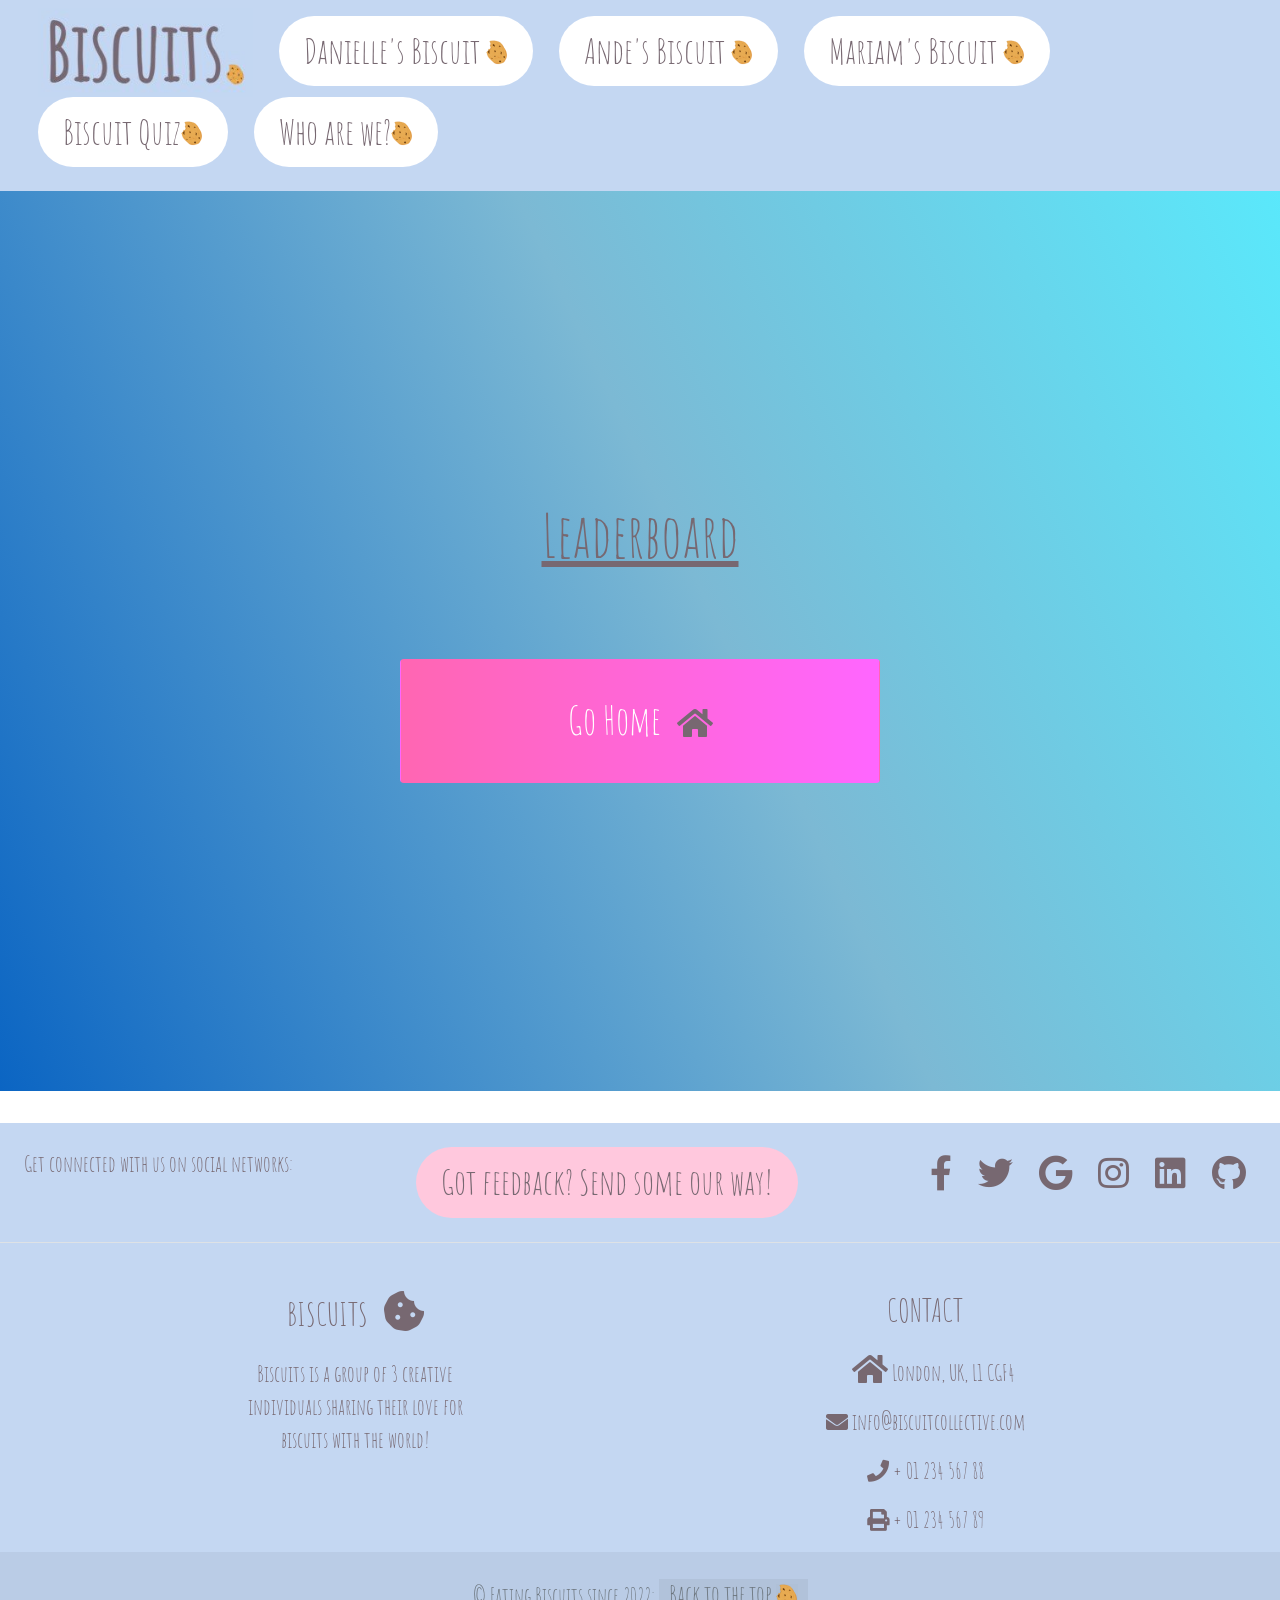
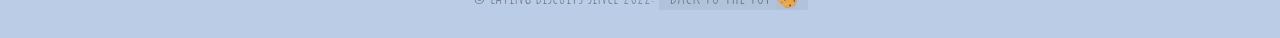
<file: Biscuit4/highscores.html>
<!DOCTYPE html>
<html lang="en">
<!-- GAME PAGE -->
<html>
<head>
        <meta charset="utf-8">
        <meta http-equiv="X-UA-Compatible" content="IE=edge">
        <title>Biscuits Quiz High Scores</title>

      <!-- This adds the little favicon to the tab bar -->
      <link rel="shortcut icon" href="../Images/Logo.png"
      <meta name="description" content="width=device-width, initial-scale=1"/>
      <meta name="viewport" content="width=device-width, initial-scale=1" />
      <link rel="stylesheet" href="./Biscuit4.css"/>
      <link rel="stylesheet" href="./highscores.css"/>

    <!-- External Styling cdn Links -->
      <link rel="preconnect" href="https://fonts.googleapis.com">
      <link rel="preconnect" href="https://fonts.gstatic.com" crossorigin>
      <link href="https://fonts.googleapis.com/css2?family=Amatic+SC&family=Josefin+Slab:wght@500&display=swap" rel="stylesheet">

    <!-- Bootstrap & Font Awesome connection -->
      <link rel="stylesheet" href="https://stackpath.bootstrapcdn.com/bootstrap/4.3.1/css/bootstrap.min.css" integrity="sha384-ggOyR0iXCbMQv3Xipma34MD+dH/1fQ784/j6cY/iJTQUOhcWr7x9JvoRxT2MZw1T" crossorigin="anonymous">
      <link rel="stylesheet" href="https://use.fontawesome.com/releases/v5.8.1/css/all.css" integrity="sha384-50oBUHEmvpQ+1lW4y57PTFmhCaXp0ML5d60M1M7uH2+nqUivzIebhndOJK28anvf" crossorigin="anonymous">
      <script src="https://code.jquery.com/jquery-3.3.1.slim.min.js" integrity="sha384-q8i/X+965DzO0rT7abK41JStQIAqVgRVzpbzo5smXKp4YfRvH+8abtTE1Pi6jizo" crossorigin="anonymous"></script>
      <script src="https://cdn.jsdelivr.net/npm/popper.js@1.14.7/dist/umd/popper.min.js" integrity="sha384-UO2eT0CpHqdSJQ6hJty5KVphtPhzWj9WO1clHTMGa3JDZwrnQq4sF86dIHNDz0W1" crossorigin="anonymous"></script>
</head>

<body>

<header>
    <!-- Navigation Bar-->
    <nav class="navbar justify-content-center ">
      <ul class="nav-links">
        <a href="../index.html"><img class="logo" src="../Images/Biscuits-logo.png" alt="Biscuit Logo"></a>
        <a href="../Biscuit1/Biscuit1.html"><button class="button-nav">Danielle's Biscuit <img class ="cookie" src="../Images/Logo.png"></button></a>
        <a href="../Biscuit2/Biscuit2.HTML"><button class="button-nav">Ande's Biscuit <img class ="cookie" src="../Images/Logo.png"></button></a>
        <a href="../Biscuit3/Biscuit3.html"><button class="button-nav">Mariam's Biscuit <img class ="cookie" src="../Images/Logo.png"></button></a>
        <a href="../Biscuit4/Biscuit4.html"><button class="button-nav">Biscuit Quiz<img class ="cookie" src="../Images/Logo.png"></button></a>
        <a href="../MeettheTeam/meettheteam.html"><button class="button-nav">Who are we?<img class ="cookie" src="../Images/Logo.png"></button></a>
      </ul>
    </nav>
    <!-- Navigation Bar-->
</header>
        
<main>
<!-- END SCORE -->
<div class="biscuit-quiz">
    <div class="quiz-container">
        <div class="highscorebg">
            <div id="highscores" class="flex-center flex-column">
                <h1 id="finalscore"><u>Leaderboard</u></h1>
                <ul id="highScoresList"></ul>
                <a href="../index.html"class="btn">Go Home<i class="fas fa-home"></i></a>

            </div>
        </div>
    </div>
</div>
<script src="../Biscuit4/highscores.js"></script>
<!-- END SCORE -->

</main>

<!-- Footer START -->
<footer class="footer text-center text-lg-start text-muted">
  <!-- Section: Social media -->
<section
class="footer d-flex justify-content-center justify-content-lg-between p-4 border-bottom">
<!-- Left -->
<div class="me-5 d-none d-lg-block">
 <span>Get connected with us on social networks:</span>
</div>

<div>
  <a href="../Contact Us/Contactus.html"><button class="contact-button">Got feedback? Send some our way!</button></a>
</div>

<!-- Left -->

<!-- Right -->
<div>
 <a href="" class="me-4 text-reset">
   <i class="fab fa-facebook-f"></i>
 </a>
 <a href="" class="me-4 text-reset">
   <i class="fab fa-twitter"></i>
 </a>
 <a href="" class="me-4 text-reset">
   <i class="fab fa-google"></i>
 </a>
 <a href="" class="me-4 text-reset">
   <i class="fab fa-instagram"></i>
 </a>
 <a href="" class="me-4 text-reset">
   <i class="fab fa-linkedin"></i>
 </a>
 <a href="" class="me-4 text-reset">
   <i class="fab fa-github"></i>
 </a>
</div>
<!-- Right -->
</section>
<!-- Section: Social media -->

<!-- Section: Links  -->
<section class="footer">
<div class="container text-center text-md-start mt-5">
 <!-- Grid row -->
 <div class="row mt-3">
   <!-- Grid column -->
   <div class="col-md-3 col-lg-4 col-xl-3 mx-auto mb-4">
     <!-- Content -->
     <h2 class="text-uppercase fw-bold mb-4">
      Biscuits<i class="fas fa-cookie-bite"></i>
     </h2>
     <p>
      Biscuits is a group of 3 creative individuals
      sharing their love for biscuits with the world!
     </p>
   </div>
   <!-- Grid column -->

   <!-- Grid column -->
   <div class="col-md-4 col-lg-3 col-xl-3 mx-auto mb-md-0 mb-4">
     <!-- Links -->
     <h2 class="text-uppercase fw-bold mb-4">
       Contact
     </h2>
     <p><i class="fas fa-home me-3"></i> London, UK, L1 CGF4</p>
     <p>
       <i class="fas fa-envelope me-3"></i>
       info@biscuitcollective.com
     </p>
     <p><i class="fas fa-phone me-3"></i> + 01 234 567 88</p>
     <p><i class="fas fa-print me-3"></i> + 01 234 567 89</p>
   </div>
   
   <!-- Grid column -->
 </div>
 <!-- Grid row -->
</div>
</section>
<!-- Section: Links  -->

<!-- Copyright -->
<div class="text-center p-4" style="background-color: rgba(0, 0, 0, 0.05);">
  © Eating Biscuits since 2022:
  <a class="text-reset fw-bold" href="#top" style="background-color:rgba(0, 0, 0, 0.05); font-size: 25px;">Back to the top <img src="../Images/Logo.png" alt="Biscuit Logo" style="background-color: rgba(0, 0, 0, 0.01);"></a></a>
</div>
<!-- Copright END -->

</footer>
<!-- FOOTER END -->
  </body>
</html>
</file>
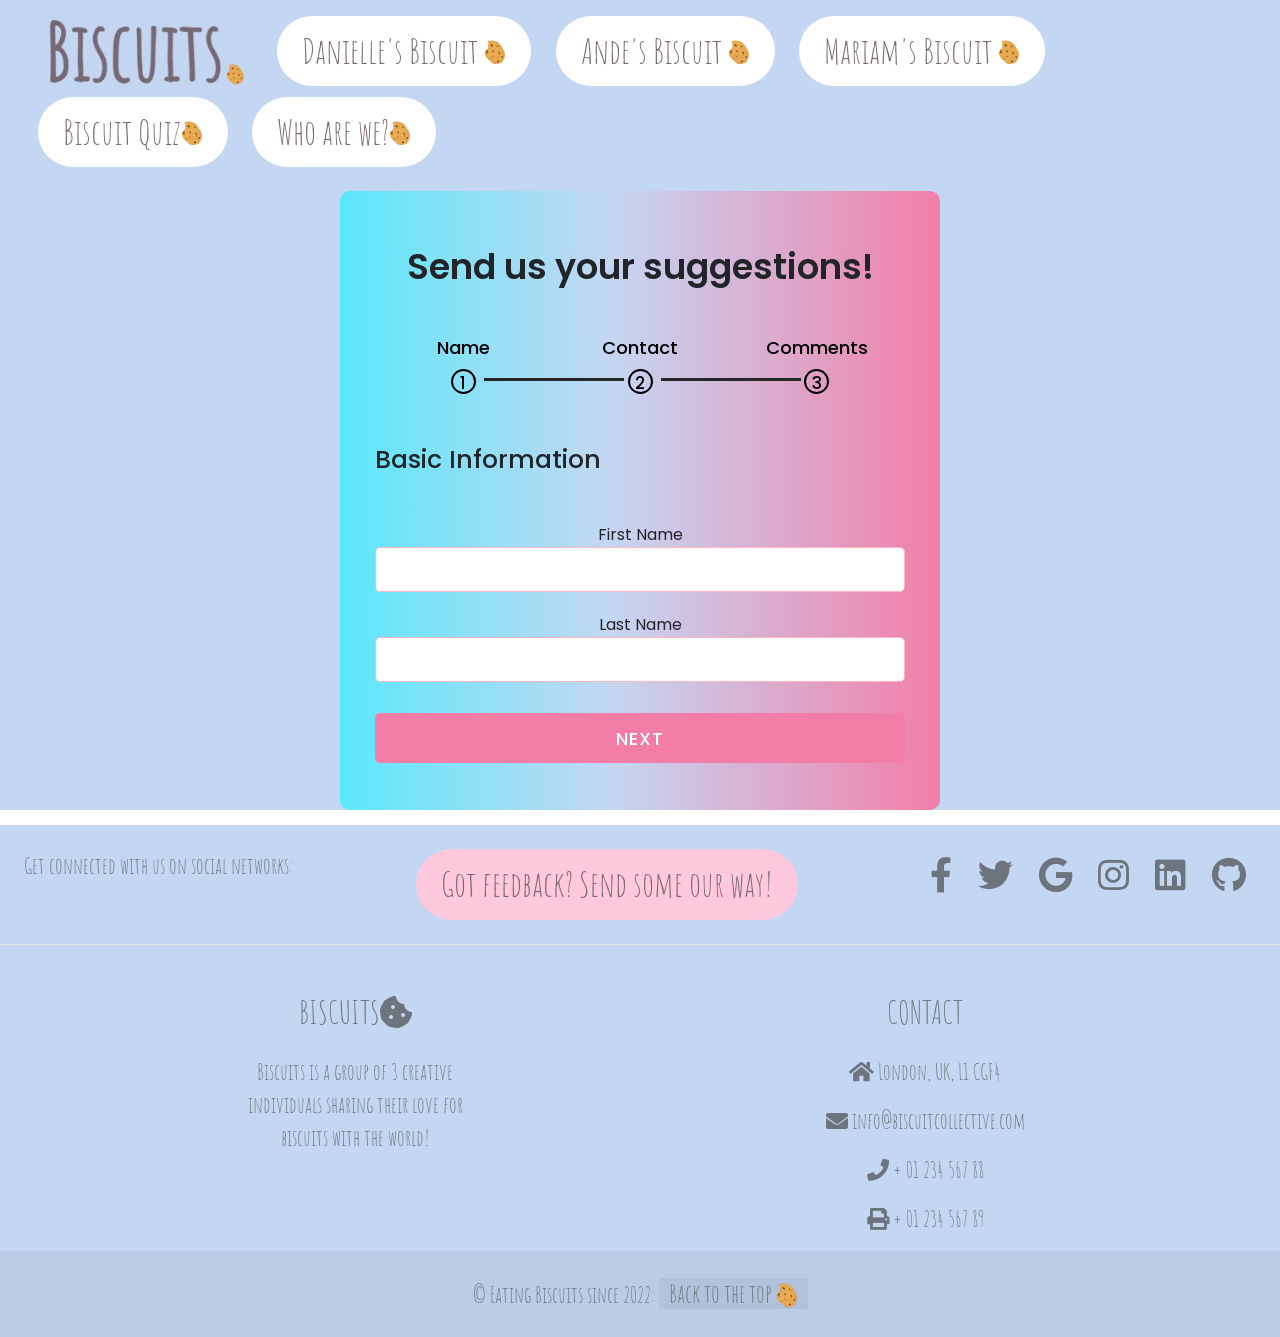
<file: Contact Us/Contactus.html>
<!DOCTYPE html>
<html lang="en">

<head>
  <meta charset="utf-8" />
  <meta http-equiv="X-UA-Compatible" content="IE=edge" />
  <title>Contact us</title>

<!-- This adds the little favicon to the tab bar -->
  <link rel="shortcut icon" href="../Images/Logo.png"
  <meta name="description" content="width=device-width, initial-scale=1"/>
  <meta name="viewport" content="width=device-width, initial-scale=1" />
  <link rel="stylesheet" href="../Contact Us/Contactus.css">

  <!-- External Styling cdn links -->
  <link rel="preconnect" href="https://fonts.googleapis.com" />
  <link rel="preconnect" href="https://fonts.gstatic.com" crossorigin />
  <link href="https://fonts.googleapis.com/css2?family=Amatic+SC&family=Josefin+Slab:wght@100&display=swap" rel="stylesheet"/>
  
  <!-- Bootstrap & Font Awesome connection -->
  <link rel="stylesheet" href="https://stackpath.bootstrapcdn.com/bootstrap/4.3.1/css/bootstrap.min.css" integrity="sha384-ggOyR0iXCbMQv3Xipma34MD+dH/1fQ784/j6cY/iJTQUOhcWr7x9JvoRxT2MZw1T" crossorigin="anonymous">
  <link rel="stylesheet" href="https://use.fontawesome.com/releases/v5.8.1/css/all.css" integrity="sha384-50oBUHEmvpQ+1lW4y57PTFmhCaXp0ML5d60M1M7uH2+nqUivzIebhndOJK28anvf" crossorigin="anonymous">
  <link rel="stylesheet" href="https://cdnjs.cloudflare.com/ajax/libs/font-awesome/5.15.3/css/all.min.css"/>
  <script src="https://code.jquery.com/jquery-3.3.1.slim.min.js" integrity="sha384-q8i/X+965DzO0rT7abK41JStQIAqVgRVzpbzo5smXKp4YfRvH+8abtTE1Pi6jizo" crossorigin="anonymous"></script>
  <script src="https://cdn.jsdelivr.net/npm/popper.js@1.14.7/dist/umd/popper.min.js" integrity="sha384-UO2eT0CpHqdSJQ6hJty5KVphtPhzWj9WO1clHTMGa3JDZwrnQq4sF86dIHNDz0W1" crossorigin="anonymous"></script>

</head>

<body>

<header>      
<!-- Navigation Bar-->
<nav class="navbar justify-content-center ">
  <ul class="nav-links">
    <a href="../index.html"><img class="logo" src="../Images/Biscuits-logo.png" alt="Biscuit Logo"></a>
        <a href="../Biscuit1/Biscuit1.html"><button class="button-nav">Danielle's Biscuit <img class ="cookie" src="../Images/Logo.png"></button></a>
        <a href="../Biscuit2/Biscuit2.HTML"><button class="button-nav">Ande's Biscuit <img class ="cookie" src="../Images/Logo.png"></button></a>
        <a href="../Biscuit3/Biscuit3.html"><button class="button-nav">Mariam's Biscuit <img class ="cookie" src="../Images/Logo.png"></button></a>
        <a href="../Biscuit4/Biscuit4.html"><button class="button-nav">Biscuit Quiz<img class ="cookie" src="../Images/Logo.png"></button></a>
        <a href="../MeettheTeam/meettheteam.html"><button class="button-nav">Who are we?<img class ="cookie" src="../Images/Logo.png"></button></a>
  </ul>
</nav>
<!-- Navigation Bar-->
</header>

<main class="main-form">

  <!-- FORM BEGIN: (Followed and credits to https://www.youtube.com/watch?v=FKIafz8qgpk) 
  PLEASE NOTE: Don't tamper with the divs as it'll impact the flexboxes-->
<div class="form-container">
  <div class="form-contents">
        <header class="header-form"> Send us your suggestions!</header>

      <!-- PROGRESS BAR OF FORM -->
      <div class="progress-bar">
          <div class="step">
            <p class="p-form">Name</p>
            <div class="bullet">
              <span>1</span>
            </div>
            <div class="check fas fa-check"></div>
          </div>
          <div class="step">
            <p class="p-form">Contact</p>
            <div class="bullet">
              <span>2</span>
            </div>
            <div class="check fas fa-check"></div>
          </div>
          <div class="step">
            <p class="p-form">Comments</p>
            <div class="bullet">
              <span>3</span>
            </div>
            <div class="check fas fa-check"></div>
          </div>
      </div>
      <!-- PROGRESS BAR OF FORM -->

      <div class="form-outer">
          <form action=#>
                      <!-- First page -->
                    <div class="page slidepage">
                      <div class="title">Basic Information</div>
                      <div class="field">
                        <div class="label">First Name</div>
                        <input type="text">
                      </div>
                      <div class="field">
                        <div class="label">Last Name</div>
                        <input type="text">
                      </div>
                      <div class="field nextBtn">
                        <button class="form-button FirstNext next">Next</button>
                      </div>
                      </div>
                      <!-- END OF FIRST PAGE -->

                      <!-- Second page -->
                    <div class="page">
                      <div class="title">Contact Information</div>
                      <div class="field">
                        <div class="label">Email Address</div>
                        <input type="text">
                      </div>
                      <div class="field">
                        <div class="label">Phone Number</div>
                        <input type="number">
                      </div>
                      <div class="field btns">
                        <button class="form-button prev-1 prev">Previous</button>
                        <hr class="mb-1">
                        <button class="form-button next-1 next">Next</button>
                      </div>
                      </div>
                      <!-- END OF SECOND PAGE -->

                    <!-- Third page -->
                    <div class="page">
                      <div class="title">Your feedback</div>
                      <div class="field">
                        <div class="label">Comments</div>
                        <input type="text" id="comments-input">
                      </div>
                      <div class="field-select">
                        <div class="label">How was your biscuits experience?</div>
                        <select>
                          <option >Very Good</option>
                          <option > Good</option>
                          <option >Neutral</option>
                          <option >Bad</option>
                          <option >Very Bad</option>
                        </select>
                      </div>
                      <div class="field btns">
                        <button class="form-button prev-2 prev">Previous</button>
                        <hr class="mb-1">
                        <button class="form-button submit">Submit</button>
                        
                        </div>
                      </div>
                      <!-- END OF THIRD PAGE -->
        </form>
      </div>
  </div>
</div>

<!-- LINK TO JS FOLDER -->
<script src="../Contact Us/Contactus.js"></script>

<!-- FORM ENDS -->
</main>
<!-- Footer START -->
  <footer class="footer text-center text-lg-start text-muted">
     <!-- Section: Social media -->
  <section
  class="footer d-flex justify-content-center justify-content-lg-between p-4 border-bottom">
  <!-- Left -->
  <div class="me-5 d-none d-lg-block">
    <span>Get connected with us on social networks:</span>
  </div>

  <div>
    <a href="../Contact Us/Contactus.html"><button class="contact-button">Got feedback? Send some our way!</button></a>
  </div>
  <!-- Left -->

  <!-- Right -->
  <div>
    <a href="" class="me-4 text-reset">
      <i class="fab fa-facebook-f"></i>
    </a>
    <a href="" class="me-4 text-reset">
      <i class="fab fa-twitter"></i>
    </a>
    <a href="" class="me-4 text-reset">
      <i class="fab fa-google"></i>
    </a>
    <a href="" class="me-4 text-reset">
      <i class="fab fa-instagram"></i>
    </a>
    <a href="" class="me-4 text-reset">
      <i class="fab fa-linkedin"></i>
    </a>
    <a href="" class="me-4 text-reset">
      <i class="fab fa-github"></i>
    </a>
  </div>
  <!-- Right -->
</section>
<!-- Section: Social media -->

 <!-- Section: Links  -->
 <section class="footer">
  <div class="container text-center text-md-start mt-5">
    <!-- Grid row -->
    <div class="row mt-3">
      <!-- Grid column -->
      <div class="col-md-3 col-lg-4 col-xl-3 mx-auto mb-4">
        <!-- Content -->
        <h2 class="text-uppercase fw-bold mb-4">
          Biscuits<i class="fas fa-cookie-bite"></i>
        </h2>
        <p>
          Biscuits is a group of 3 creative individuals
          sharing their love for biscuits with the world!
        </p>
      </div>
      <!-- Grid column -->

      <!-- Grid column -->
      <div class="col-md-4 col-lg-3 col-xl-3 mx-auto mb-md-0 mb-4">
        <!-- Links -->
        <h2 class="text-uppercase fw-bold mb-4">
          Contact
        </h2>
        <p><i class="fas fa-home me-3"></i> London, UK, L1 CGF4</p>
        <p>
          <i class="fas fa-envelope me-3"></i>
          info@biscuitcollective.com
        </p>
        <p><i class="fas fa-phone me-3"></i> + 01 234 567 88</p>
        <p><i class="fas fa-print me-3"></i> + 01 234 567 89</p>
      </div>
      
      <!-- Grid column -->
    </div>
    <!-- Grid row -->
  </div>
</section>
<!-- Section: Links  -->

<!-- Copyright -->
<div class="text-center p-4" style="background-color: rgba(0, 0, 0, 0.05);">
  © Eating Biscuits since 2022:
  <a class="text-reset fw-bold" href="#top" style="background-color:rgba(0, 0, 0, 0.05); font-size: 25px;">Back to the top <img src="../Images/Logo.png" alt="Biscuit Logo" style="background-color: rgba(0, 0, 0, 0.01);"></a></a>
</div>
<!-- Copright END -->

<!-- I've rearranged how you've done the end of the containers as the body as 
  the CGF notes show main, footer then body. If you've intentionally done
  it this way though, please feel free to rearrange it back :) -->

</footer>
<!-- FOOTER END -->
</body>
</html>
</file>
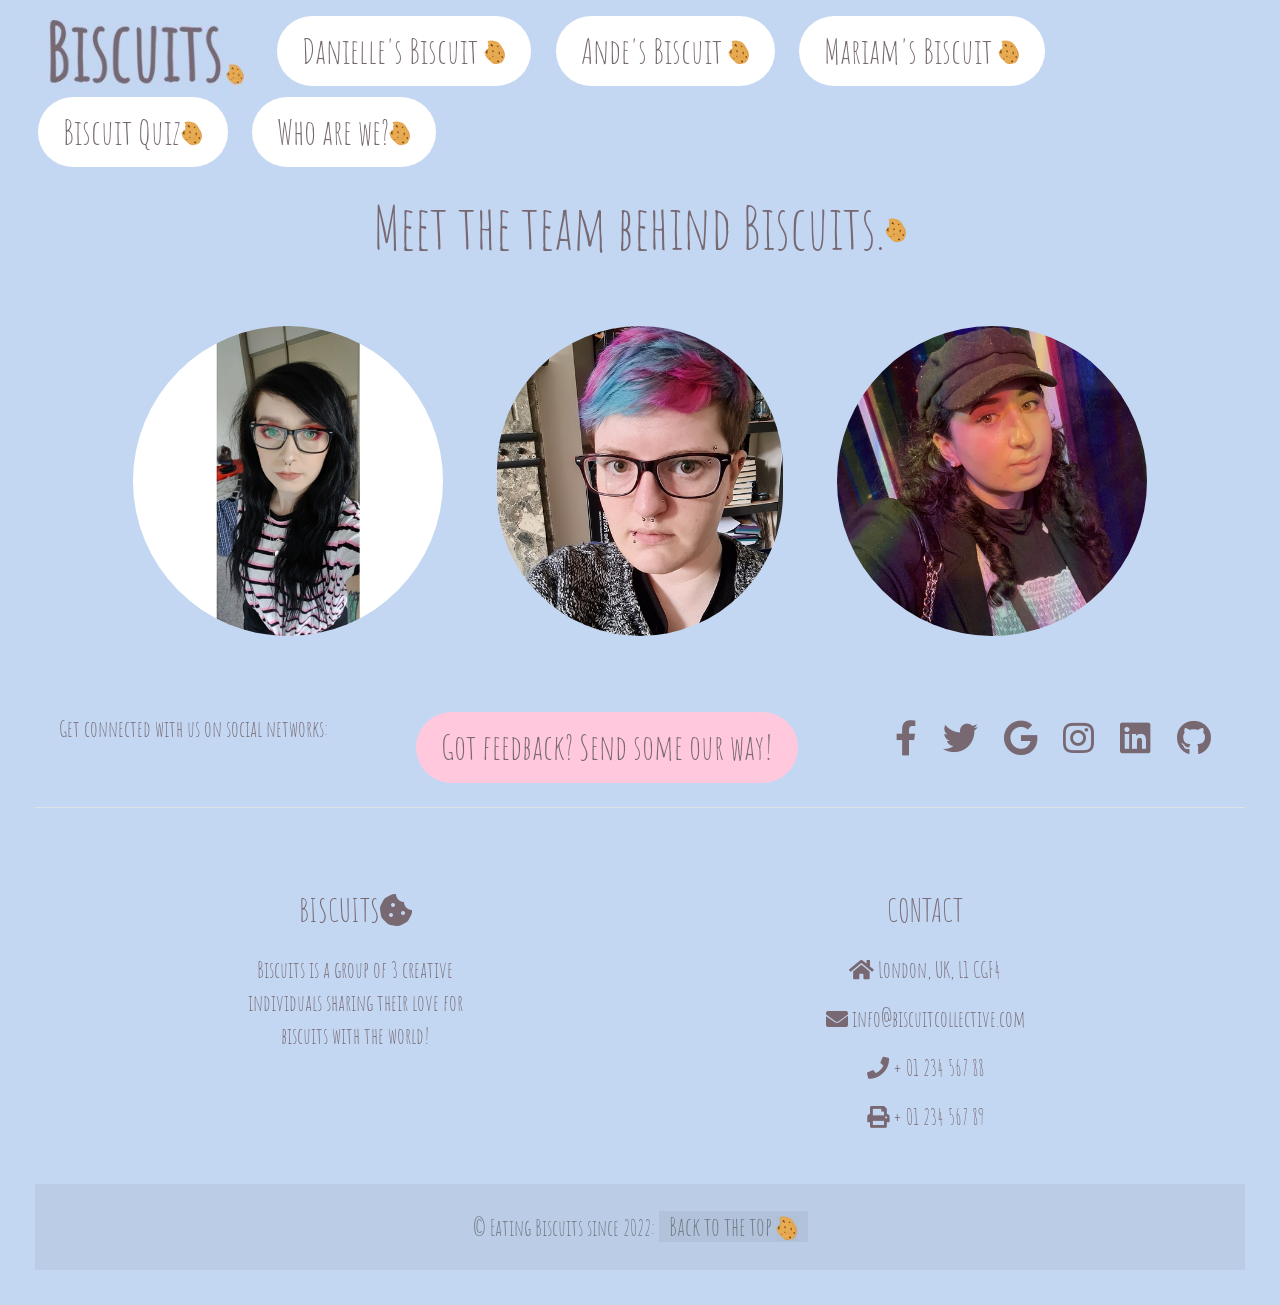
<file: MeettheTeam/meettheteam.html>
<!DOCTYPE html>
<html lang="en">

<head>
      <meta charset="utf-8" />
      <meta http-equiv="X-UA-Compatible" content="IE=edge" />
      <title>Meet the Team!</title>
      
    <!-- This adds the little favicon to the tab bar -->
      <link rel="shortcut icon" href="../Images/Logo.png"
      <meta name="description" content="width=device-width, initial-scale=1"/>
      <meta name="viewport" content="width=device-width, initial-scale=1" />
      <link rel="stylesheet" href="../MeettheTeam/meettheteam.css"/>

    <!-- External Styling cdn Links -->
      <link rel="preconnect" href="https://fonts.googleapis.com">
      <link rel="preconnect" href="https://fonts.gstatic.com" crossorigin>
      <link href="https://fonts.googleapis.com/css2?family=Amatic+SC&family=Josefin+Slab:wght@500&display=swap" rel="stylesheet">

    <!-- Bootstrap & Font Awesome connection -->
      <link rel="stylesheet" href="https://stackpath.bootstrapcdn.com/bootstrap/4.3.1/css/bootstrap.min.css" integrity="sha384-ggOyR0iXCbMQv3Xipma34MD+dH/1fQ784/j6cY/iJTQUOhcWr7x9JvoRxT2MZw1T" crossorigin="anonymous">
      <link rel="stylesheet" href="https://use.fontawesome.com/releases/v5.8.1/css/all.css" integrity="sha384-50oBUHEmvpQ+1lW4y57PTFmhCaXp0ML5d60M1M7uH2+nqUivzIebhndOJK28anvf" crossorigin="anonymous">
      <script src="https://code.jquery.com/jquery-3.3.1.slim.min.js" integrity="sha384-q8i/X+965DzO0rT7abK41JStQIAqVgRVzpbzo5smXKp4YfRvH+8abtTE1Pi6jizo" crossorigin="anonymous"></script>
      <script src="https://cdn.jsdelivr.net/npm/popper.js@1.14.7/dist/umd/popper.min.js" integrity="sha384-UO2eT0CpHqdSJQ6hJty5KVphtPhzWj9WO1clHTMGa3JDZwrnQq4sF86dIHNDz0W1" crossorigin="anonymous"></script>
</head>

<body>

<header>
    <!-- Navigation Bar-->
    <nav class="navbar justify-content-center ">
      <ul class="nav-links">
        <a href="../index.html"><img class="logo" src="../Images/Biscuits-logo.png" alt="Biscuit Logo"></a>
        <a href="../Biscuit1/Biscuit1.html"><button class="button-nav">Danielle's Biscuit <img class ="cookie" src="../Images/Logo.png"></button></a>
        <a href="../Biscuit2/Biscuit2.HTML"><button class="button-nav">Ande's Biscuit <img class ="cookie" src="../Images/Logo.png"></button></a>
        <a href="../Biscuit3/Biscuit3.html"><button class="button-nav">Mariam's Biscuit <img class ="cookie" src="../Images/Logo.png"></button></a>
        <a href="../Biscuit4/Biscuit4.html"><button class="button-nav">Biscuit Quiz<img class ="cookie" src="../Images/Logo.png"></button></a>
        <a href="../MeettheTeam/meettheteam.html"><button class="button-nav">Who are we?<img class ="cookie" src="../Images/Logo.png"></button></a>
      </ul>
    </nav>
    <!-- Navigation Bar-->
</header>

<main class="main">
  <h1 id="h1-meet-team">Meet the team behind Biscuits.<img class ="cookie" src="../Images/Logo.png"></h1>
  <div id="team-bios"class="d-flex justify-content-center">
  <a href="../Biscuit1/Biscuit1.HTML"><img class="team" src="../Images/Danielle.jpg" alt="danielle">
    <a href="../Biscuit2/Biscuit2.HTML"><img class="team" src="../Images/Ande.jpg" alt="ande">
      <a href="../Biscuit3/Biscuit3.HTML"><img class="team" src="../Images/Mariam.jpg" alt="mariam"></a>
</div>
</main>

<!-- Footer START -->
<footer class="footer text-center text-lg-start text-muted">
  <!-- Section: Social media -->
<section
class="footer d-flex justify-content-center justify-content-lg-between p-4 border-bottom">
<!-- Left -->
<div class="me-5 d-none d-lg-block">
  <span>Get connected with us on social networks:</span>
</div>
<div>
  <a href="../Contact Us/Contactus.html"><button class="contact-button">Got feedback? Send some our way!</button></a>
</div>

<!-- Left -->

<!-- Right -->
<div>
 <a href="" class="me-4 text-reset">
   <i class="fab fa-facebook-f"></i>
 </a>
 <a href="" class="me-4 text-reset">
   <i class="fab fa-twitter"></i>
 </a>
 <a href="" class="me-4 text-reset">
   <i class="fab fa-google"></i>
 </a>
 <a href="" class="me-4 text-reset">
   <i class="fab fa-instagram"></i>
 </a>
 <a href="" class="me-4 text-reset">
   <i class="fab fa-linkedin"></i>
 </a>
 <a href="" class="me-4 text-reset">
   <i class="fab fa-github"></i>
 </a>
</div>
<!-- Right -->
</section>
<!-- Section: Social media -->

<!-- Section: Links  -->
<section class="footer">
<div class="container text-center text-md-start mt-5">
 <!-- Grid row -->
 <div class="row mt-3">
   <!-- Grid column -->
   <div class="col-md-3 col-lg-4 col-xl-3 mx-auto mb-4">
     <!-- Content -->
     <h2 class="text-uppercase fw-bold mb-4">
      Biscuits<i class="fas fa-cookie-bite"></i>
     </h2>
     <p>
      Biscuits is a group of 3 creative individuals
      sharing their love for biscuits with the world!
     </p>
   </div>
   <!-- Grid column -->

   <!-- Grid column -->
   <div class="col-md-4 col-lg-3 col-xl-3 mx-auto mb-md-0 mb-4">
     <!-- Links -->
     <h2 class="text-uppercase fw-bold mb-4">
       Contact
     </h2>
     <p><i class="fas fa-home me-3"></i> London, UK, L1 CGF4</p>
     <p>
       <i class="fas fa-envelope me-3"></i>
       info@biscuitcollective.com
     </p>
     <p><i class="fas fa-phone me-3"></i> + 01 234 567 88</p>
     <p><i class="fas fa-print me-3"></i> + 01 234 567 89</p>
   </div>
   
   <!-- Grid column -->
 </div>
 <!-- Grid row -->
</div>
</section>
<!-- Section: Links  -->

<!-- Copyright -->
<div class="text-center p-4" style="background-color: rgba(0, 0, 0, 0.05);">
© Eating Biscuits since 2022:
<a class="text-reset fw-bold" href="#top" style="background-color:rgba(0, 0, 0, 0.05); font-size: 25px;">Back to the top <img src="../Images/Logo.png" alt="Biscuit Logo" style="background-color: rgba(0, 0, 0, 0.01);"></a></a>
</div>
<!-- Copright END -->

</footer>
<!-- FOOTER END -->

  </body>
</html>
</file>
<file: index.css>
* {box-sizing: border-box;
    margin: 0;
    padding: 0;
    }

#website-title {
        color: #000;
    }

.navbar {
    background-color:#C4D7F2
}
.nav-links li, a {
        color:#776871;
        font-family: 'Amatic SC', cursive;
        font-size: 35px;
        list-style: none;
        padding:0px 10px;
    }

.logo{
        cursor: pointer;
        width: 215px;
    }

.nav-links li a {
        transition:all 0.3s ease 0s
    }

.nav-links li a:hover {
        color:#91a8a4;
    }

.button-nav{
        cursor:pointer;
        padding:9px 25px;
        transition: all 0.3s ease 0s;
        border:none;
        font-family: 'Amatic SC', cursive;
        font-size: 35px;
        color:#776871;
        background-color: white;
        border-radius: 50px;
    }

.cookie {background-color: transparent;}

.main {
    background-color:#C4D7F2
}

button:hover {color:#91a8a4;
        transform: translateY(-10px);
    }

.nav-links {
        display: inline;
        padding: 0px 5px;   
    }

header {
        display: flex;
        justify-content:flex-start;
        align-items: center;
    }

.box {
    color:#776871;
    font-family: 'Josefin Slab', serif;
    font-size: 70px;
    text-align: center;
}

/* The CSS here applies opacity to the jumbotron background without impacting the jumbotron text opacity. */
.jumbotron-container { 
    background-image: url('https://i.imgur.com/bsnrBem.png');
    height: 600px;
    padding: 1rem;
    }

#jumbotron-background {
    background-color: rgba(255,175,204,0.5)
}

.jumbo-text {
    color: rgba(0,0,0,1)
}
/* End of jumbotron CSS */

.footer {
    color:#776871;
    background-color:#C4D7F2;
    font-size: 22px;
    font-family: 'Amatic SC', cursive;
}

.contact-button {
    cursor:pointer;
    padding:9px 25px;
    transition: all 0.3s ease 0s;
    border:none;
    font-family: 'Amatic SC', cursive;
    font-size: 35px;
    color:#776871;
    background-color: #ffc8dd;
    border-radius: 50px;
}
  .container {
    padding-top: 10px;
    padding-bottom: 10px;
    margin-top: 20px;
  }
</file>
<file: Biscuit1/Biscuit1.css>
* {box-sizing: border-box;
    margin: 0;
    padding: 0;
}

    .nav-links li, a {
        color:#776871;
        font-family: 'Amatic SC', cursive;
        font-size: 35px;
        list-style: none;
        padding:0px 10px;

    }
    .logo{
        cursor: pointer;
        width: 215px;
    }
    .nav-links li a {
        transition:all 0.3s ease 0s
    }
    .nav-links li a:hover {
        color:#91a8a4;
    }
    
    .button-nav{
        cursor:pointer;
        padding:9px 25px;
        transition: all 0.3s ease 0s;
        border:none;
        font-family: 'Amatic SC', cursive;
        font-size: 35px;
        color:#776871;
        background-color: white;
        border-radius: 50px;
    }

    .cookie {background-color: transparent;}

    button:hover {color:#91a8a4;
        transform: translateY(-10px);}

    .nav-links {
        display: inline;
        padding: 0px 12px;
        
    }

    .navbar {
        display: flex;
        justify-content:flex-start;
        align-items: center;
        background-color:#C4D7F2;
    }

    .main {
        background-color:#C4D7F2;
    }

    .ande {
        padding:5px;
        margin:12px;
        margin-top: 50px;
        border-radius: 250px;
        width: 300px;
        height: auto;   
    }

    .biscuit-text {color:#776871;
        font-family: 'Josefin Slab', serif;
        font-size:25px;
        text-align: left;
        width:700px;
    }
       
    .copyright {
        padding-bottom: 15px;
    }

    .footer {color:#776871;
        font-size: 22px;
        font-family: 'Amatic SC', cursive;
        text-align:center;
        bottom:0;
        background-color:#C4D7F2;
    }

    .contact-button {
        cursor:pointer;
        padding:9px 25px;
        transition: all 0.3s ease 0s;
        border:none;
        font-family: 'Amatic SC', cursive;
        font-size: 35px;
        color:#776871;
        background-color: #ffc8dd;
        border-radius: 50px;
    }

    /* Card flip */

    .biscuit-title {
        margin: 0;
        padding: 1rem;
        min-height: 0vh;
        display: flex;
        align-items: center;
        justify-content: center;  
        font-family: 'Amatic SC';
        font-size: 7rem;
        background-color:#C4D7F2; 
        color: #776871;
    }

    .main-flip {
        margin: 0;
        padding: 0;
        min-height: 0vh;
        display: flex;
        align-items: center;
        justify-content: center;  
        font-family: 'Amatic SC';
        font-size: 2rem;
        background-color:#C4D7F2; 
    }

    .card-interior-text {
        font-size: 4rem;
        text-align: center;
        font-weight: 1000px;
        color: white;
        background-color:rgba(255,158,200, 0.4);
        margin-top: 3rem;
    }

    .container-flip .card .icon{
        position: absolute;
        top: 0;
        left: 0;
        width: 100%;
        height: 100%;
    }

    /* CONTAINER IMAGES */
    .danielle-biscuit1 {
        background-image: url(https://static01.nyt.com/images/2022/02/12/dining/JT-Chocolate-Chip-Cookies/JT-Chocolate-Chip-Cookies-articleLarge.jpg);
        background-size: cover;
        background-color: #ffc8dd;
    }

    .danielle-biscuit2 {
        background-image: url(https://images-gmi-pmc.edge-generalmills.com/087d17eb-500e-4b26-abd1-4f9ffa96a2c6.jpg);
        background-size: cover;
        background-color: #ffc8dd;
    }

    .danielle-biscuit3 {
        background-image: url(https://images.kitchenstories.io/communityImages/3c3df5521d895eef21ac38496fe2109f_7a5b6bb3-4ed4-45c4-b574-caadf9d052e1/3c3df5521d895eef21ac38496fe2109f_7a5b6bb3-4ed4-45c4-b574-caadf9d052e1-large-landscape-150.jpg);
        background-size: cover;
        background-color: #ffc8dd;
    }
    .danielle-biscuit4 {
        background-image: url(https://www.mashed.com/img/gallery/mistakes-everyone-makes-when-baking-cookies-upgrade/intro-1625577602.jpg);
        background-size: cover;
        background-color: #ffc8dd;
    }
    .danielle-biscuit5 {
        background-image: url(https://food-images.files.bbci.co.uk/food/recipes/frozen_chocolate_chip_95194_16x9.jpg);
        background-size: cover;
        background-color: #ffc8dd;
    }
    .danielle-biscuit6 {
        background-image: url(https://foodetective-production.s3.amazonaws.com/uploads/picture/photo/5e7fb8de-bc0f-4e40-8569-3eede9b19ed2/39de8b5b-45ad-4ab6-8e82-80640e303f4d.jpg);
        background-size: cover;
        background-color: #ffc8dd;
    }

/* CONTAINER IMAGES */
    
.card {
    background-color:#C4D7F2 !important;
    border: none !important;
}

.card-space {
    padding: 1rem;
}

.container-flip {
    background-color:#C4D7F2;
}
    .container-flip .card .icon .fa-flip {
        position: absolute;
        top: 50%;
        left: 50%;
        transform: translate(-50%, -50%);
        font-size: 80px;
        color: #fff;
    }
    
    .container-flip .card .slide {
        width: 300px;
        height: 200px;
        transition: 0.5s;
    }
    
    .container-flip .card .slide.slide1 {
        position: relative;
        display: flex;
        justify-content: center;
        align-items: center;
        z-index: 1;
        transition: .7s;
        transform: translateY(100px);
    }
    
    .container-flip .card:hover .slide.slide1{
        transform: translateY(0px);
    }
    
    .container-flip .card .slide.slide2 {
        position: relative;
        display: flex;
        justify-content: center;
        align-items: center;
        padding: 20px;
        box-sizing: border-box;
        transition: .8s;
        transform: translateY(-100px);
        box-shadow: 0 20px 40px rgba(0,0,0,0.4);
    }
    
    .container-flip .card:hover .slide.slide2{
        transform: translateY(0);
    }
    
    .container-flip .card .slide.slide2::after{
        content: "";
        position: absolute;
        width: 30px;
        height: 4px;
        bottom: 15px;
        left: 50%;
        left: 50%;
        transform: translateX(-50%);
        background: #2c73df;
    }
    
    .container-flip .card .slide.slide2 .content p {
        margin: 0;
        padding: 0;
        text-align: center;
        color: #414141;
    }
    
    .container-flip .card .slide.slide2 .content h3 {
        margin: 0 0 10px 0;
        padding: 0;
        font-size: 24px;
        text-align: center;
        color: #414141;
    }
</file>
<file: Biscuit2/Biscuit2.css>
/* CONTAINER IMAGES */
    .jammyd1 {
        background-image: url(https://external-content.duckduckgo.com/iu/?u=https%3A%2F%2Fwww.unilad.co.uk%2Fwp-content%2Fuploads%2F2016%2F03%2Fjammie2.jpg&f=1&nofb=1);
        background-size: cover;
    }

    .jammyd2 {
        background-image: url(https://external-content.duckduckgo.com/iu/?u=https%3A%2F%2Fi1.wp.com%2Fnibblemybiscuit.com%2Fwp-content%2Fuploads%2F2017%2F03%2Fdodgers2.jpg%3Ffit%3D1686%252C1099%26ssl%3D1&f=1&nofb=1);
        background-size: cover;
    }

    .jammyd3 {
        background-image: url(https://external-content.duckduckgo.com/iu/?u=http%3A%2F%2Fi.huffpost.com%2Fgen%2F4093180%2Fimages%2Fo-JAMMIE-DODGERS-facebook.jpg&f=1&nofb=1);
        background-size: cover;
    }
    .jammyd4 {
        background-image: url(https://external-content.duckduckgo.com/iu/?u=https%3A%2F%2Ftse1.mm.bing.net%2Fth%3Fid%3DOIP.MtYJy3zvSaO819epOJEWcQHaEo%26pid%3DApi&f=1);
        background-size: cover;
    }
    .jammyd5 {
        background-image: url(https://external-content.duckduckgo.com/iu/?u=https%3A%2F%2Fimg.delicious.com.au%2FlN9readU%2Fw1200%2Fdel%2F2015%2F10%2Fjammy-dodgers-9906-1.jpg&f=1&nofb=1);
        background-size: cover;
    }
    .jammyd6 {
        background-image: url(https://external-content.duckduckgo.com/iu/?u=http%3A%2F%2Fi.huffpost.com%2Fgen%2F1325037%2Fimages%2Fo-JAMMIE-DODGERS-facebook.jpg&f=1&nofb=1);
        background-size: cover;
    }

/* CONTAINER IMAGES */
</file>
<file: Biscuit4/Biscuit4.css>
@import url('https://fonts.googleapis.com/css2?family=PT+Serif&display=swap');

/* CSS START */

* {box-sizing: border-box;
    margin: 0;
    padding: 0;
    }
    
    .navbar {
        background-color:#C4D7F2;
    }

    .nav-links  {
        color:#776871;
        font-family: 'Amatic SC', cursive;
        font-size: 35px;
        list-style: none;
        padding:0px 10px;
    }

    .nav-links li, a {
        color:#776871;
        font-family: 'Amatic SC', cursive;
        font-size: 35px;
        list-style: none;
        padding:0px 10px;

    }

    .logo{
        cursor: pointer;
        width: 215px;
    }
    .nav-links li .a-nav {
        transition:all 0.3s ease 0s
    }
    .nav-links li .a-nav:hover {
        color:#91a8a4;
    }
   
    .button-nav{
        cursor:pointer;
        padding:9px 25px;
        transition: all 0.3s ease 0s;
        border:none;
        font-family: 'Amatic SC', cursive;
        font-size: 35px;
        color:#776871;
        background-color: white;
        border-radius: 50px;
    }

    .cookie {background-color: transparent;}

    button:hover {color:#91a8a4;
        transform: translateY(-10px);}

    .nav-links {
        display: inline;
        padding: 0px 12px;
        
    }
    header {
        display: flex;
        justify-content:flex-start;
        align-items: center;
    }

   .biscuit-text {
     color:#776871;
     font-family: 'Josefin Slab', serif;
     font-size: 70px;
     text-align:center; 
     padding:10px 100px 20px 40px;
     width:750px;
     margin:40px;
     float: left;
}


/* Quiz */

.biscuit-quiz {
    box-sizing: border-box;
    margin: 0;
    padding: 0;
    background-color:#C4D7F2;
    font-family: 'PT Serif', serif;
}


.h1-quiz {
    font-size: 5.4rem;
    color: white;
    margin-bottom: 5rem;
    text-align: center;
    font-family: 'Amatic SC', cursive;
}

.h2-quiz {
    font-size: 4.2rem;
    margin-bottom: 4rem;
}

.quiz-container {
    width: 100vw;
    height: 100vh;
    display: flex;
    justify-content: center;
    align-items: center;
    max-width: 80rem;
    margin: 0 auto;
    padding: 2rem;
    background-image: linear-gradient(245deg, rgba(90,232,251,1) 0%, rgba(124,185,212,1) 45%, rgba(11,101,195,1) 100%);
}

.flex-column {
    display: flex;
    flex-direction: column;
}

.flex-center {
    justify-content: center;
    align-items: center;
}

.justify-center {
    justify-content: center;
}

.text-center {
    text-align: center;
}

.hidden {
    display: none;
}

.btn {
    color: white !important;
    font-size: 2.4rem !important;
    padding: 2rem 0 !important;
    width: 30rem !important;
    text-align: center !important;
    margin-bottom: 0.01rem  !important;
    margin-top: 1rem; 
    text-decoration: none  !important;
    background: linear-gradient(90deg, rgb(255,102,178) 0%, rgb(255, 102, 255) 100%);
    border-radius: 4px  !important;
}

.btn:hover {
    cursor: pointer;
    box-shadow: 0 0.4rem 1.4rem 0 rgba(255,102,178, 0.6);
    transition: transform 150ms;
    transform: scale(1.03);
}

.btn[disabled]:hover {
    cursor: not-allowed;
    box-shadow: none;
    transform: none
}
#highscore-btn {
    background: linear-gradient(90deg, rgb(255,117,135) 0%, rgb(255, 92, 152) 100%);
}

#highscore-btn {
    box-shadow: 0 0.4rem 1.4rem rgba(255,117,135, 0.5);
}

/* Makes the cookie and crown icon bigger */
.fa-crown {
    font-size: 2.5rem;
    margin-left: 1rem;
}

.fa-cookie-bite {
    font-size: 2.5rem;
    margin-left: 1rem;
}

/* Quiz */

/* END PAGE CSS DO NOT CHANGE OR IT'LL BREAK end.html */

.end-form-container {
    width: 100%;
    display: flex;
    flex-direction: column;
    align-items: center;
    max-width: 30rem;
}

input {
    margin-bottom: 2rem;
    margin-top: 2rem;
    width: 20rem;
    padding: 2rem;
    font-size: 1.8rem;
    border: none;
    box-shadow: 0 0.1rem 1.4rem 0 rgb(255,117,135, 0.5);
    font-size: 1.5rem !important;
    text-align: center;
}

input::placeholder {
    color: grey;
}

#username {
    margin-bottom: 1rem;
    width: 100%;
    outline: none;
}

#end-text {
    font-size: 1.5rem;
    color: fff;
    text-align: center;
}

#saveScoreBtn {
    border: none;
}

.fa-home {
    margin-left: 1rem;
    font-size: 2rem;
    color:#776871;
}

/* END PAGE CSS DO NOT CHANGE OR IT'LL BREAK end.html */

/* Footer */
    .contact-button {
        cursor:pointer;
        padding:9px 25px;
        transition: all 0.3s ease 0s;
        border:none;
        font-family: 'Amatic SC', cursive;
        font-size: 35px;
        color:#776871;
        background-color: #ffc8dd;
        border-radius: 50px;
    }
    
    .footer {color:#776871;
        font-size: 22px;
        font-family: 'Amatic SC', cursive;
        bottom:0;
        background-color:#C4D7F2;
        margin-top: 2rem;
    }


/* Footer */
</file>
<file: Biscuit4/game.css>
@import url('https://fonts.googleapis.com/css2?family=PT+Serif&display=swap');

/* CSS START */

* {box-sizing: border-box;
    margin: 0;
    padding: 0;
    }
    
    nav {
        background-color: #C4D7F2;
    }

    .nav-links  {
        color:#776871;
        font-family: 'Amatic SC', cursive;
        font-size: 35px;
        list-style: none;
        padding:0px 10px;
    }

    .logo{
        cursor: pointer;
    }
    .nav-links li .a-nav {
        transition:all 0.3s ease 0s
    }
    .nav-links li .a-nav:hover {
        color:#91a8a4;
    }
   
    .button-nav{
        cursor:pointer;
        padding:9px 25px;
        transition: all 0.3s ease 0s;
        border:none;
        font-family: 'Amatic SC', cursive;
        font-size: 35px;
        color:#776871;
        background-color: white;
        border-radius: 50px;
    }

    .cookie {background-color: transparent;}

    button:hover {color:#91a8a4;
        transform: translateY(-10px);}

    .nav-links {
        display: inline;
        padding: 0px 12px;
        
    }
    header {
        display: flex;
        justify-content:flex-start;
        align-items: center;
    }

   .biscuit-text {
     color:#776871;
     font-family: 'Josefin Slab', serif;
     font-size: 70px;
     text-align:center; 
     padding:10px 100px 20px 40px;
     width:750px;
     margin:40px;
     float: left;
}


/* Game */

.biscuit-quiz {
    box-sizing: border-box;
    margin: 0;
    padding: 0;
    background: linear-gradient(245deg, rgba(90,232,251,1) 0%, rgba(124,185,212,1) 45%, rgba(11,101,195,1) 100%);
    font-family: 'Amatic SC', cursive;
}

.h1-quiz {
    font-size: 7rem;
    color:#776871;
    margin-bottom: 5rem;
    text-align: center;
}

.h2-quiz {
    font-size: 4rem;
    margin-bottom: 4rem;
}



.quiz-container {
    width: 100vw;
    height: 100vh;
    display: flex;
    justify-content: center;
    align-items: center;
    max-width: 80rem;
    margin: 0 auto;
    padding: 2rem;
}

.choice-container {
    display: flex ;
    margin-bottom: 0.8rem;
    width: 100%;
    height:100px;
    border-radius: 4px;
    background: linear-gradient(90deg, rgb(255,102,178) 0%, rgb(255, 102, 255) 100%);
    font-size: 2rem;
    min-width: 80rem;

}

.choice-container:hover {
    cursor: pointer;
    box-shadow: 0 0.4rem 1.4rem 0 rgba(255,102,178, 0.6);
    transition: transform 100ms;
    transform: scale(1.03);
}

.choice-prefix {
    padding: 2rem 2.5rem;
}

.choice-text {
    padding: 2rem;
    width: 100%;
    color:#ffffff;
}

.correct {
    background: linear-gradient(32deg, rgba(11, 223, 36) 0%, rgb(41, 232, 111) 100%);
}

.incorrect {
    background: linear-gradient(32deg, rgba(230 ,29, 29) 0%, rgb(224, 11, 11) 100%);
}

/* Heads Up Display */

.h1-question {
    font-size: 2rem;
    color: rgb(255, 255, 255);
    text-align: center;
}
#score {color:#ffffff;}

#hud {
    display: flex;
    justify-content: space-between;

}

.hud-prefix {
    text-align: center;
    font-size: 2rem;
    color:#ffffff;
}

.hud-main-text {
    text-align: center;
}

#progressBar {
    width: 25rem;
    height: 2rem;
    border: 0.4rem solid rgb(255,102,178);
    margin-top: 2rem;
    margin-bottom: 2rem;
    border-radius: 30px;
    overflow: hidden;
}

#progressBarFull {
    height: 100%;
    background: rgb(255,102,178);
    width: 0%;
}

/* Heads up Display */

@media screen and (max-width: 768px) {
    .choice-container {
        min-width: 40rem;
    }
}

/* Makes the cookie and crown icon bigger */
.fa-crown {
    font-size: 2.5rem;
    margin-left: 1rem;
}

.fa-cookie-bite {
    font-size: 2.5rem;
    margin-left: 1rem;
}

/* Quiz */

/* Footer */
    .contact-button {
        cursor:pointer;
        padding:9px 25px;
        transition: all 0.3s ease 0s;
        border:none;
        font-family: 'Amatic SC', cursive;
        font-size: 35px;
        color:#776871;
        background-color: #ffc8dd;
        border-radius: 50px;
    }
    
    .footer {color:#776871;
        font-size: 22px;
        font-family: 'Amatic SC', cursive;
        bottom:0;
        padding:35px;
        margin:0px 0px 0px 0px;
    }
    footer {background-color: #C4D7F2;}
/* Footer */
</file>
<file: Biscuit4/highscores.css>
.main {
    background-color:#C4D7F2
}

.highscorebg {
    color: white;
}

#highScoresList {
    list-style: none;
    margin-bottom: 4rem;
    font-family: 'Amatic SC', cursive;
}

.high-score {
    font-size: 2rem;
    margin-bottom: 0.5rem;
}

#finalscore {
    font-family: 'Amatic SC', cursive;
    font-size: 60px;
    color:#776871;
}
</file>
<file: Contact Us/Contactus.css>
@import url('https://fonts.googleapis.com/css?family=Poppins:400,500,600,700&display=swap');

* { 
margin: 0;
padding: 0;
outline: none;
    }
 
    nav {
        background-color: #C4D7F2;
    }
    
    .nav-links li, a {
        background-color:#C4D7F2;
        color:#776871;
        font-family: 'Amatic SC', cursive;
        font-size: 35px;
        list-style: none;
        padding:0px 10px;

    }
    .logo{
        cursor: pointer;
        width:215px;
    }
    .nav-links li a {
        transition:all 0.3s ease 0s
    }
    .nav-links li a:hover {
        color:#91a8a4;
    }
   
    .button-nav{
        cursor:pointer;
        padding:9px 25px;
        transition: all 0.3s ease 0s;
        border:none;
        font-family: 'Amatic SC', cursive;
        font-size: 35px;
        color:#776871;
        background-color: white;
        border-radius: 50px;
    }

    .cookie {background-color: transparent;}
    
    button:hover {color:#91a8a4;
        transform: translateY(-10px);}

    .nav-links {
        display: inline;
        padding: 0px 12px;
        
    }
    header {
        display: flex;
        justify-content:flex-start;
        align-items: center;


    }
h1 { 
     color:#776871;
     text-align: center;
     font-family: 'Amatic SC', cursive;
     font-size: 45px;
     margin:15px;
}


footer {
    background-color:#C4D7F2;
    color:#776871;
    font-size: 22px;
    font-family: 'Amatic SC', cursive;
    text-align:center;
    margin-top: 15px;
}

.contact-button {
    cursor:pointer;
    padding:9px 25px;
    transition: all 0.3s ease 0s;
    border:none;
    font-family: 'Amatic SC', cursive;
    font-size: 35px;
    color:#776871;
    background-color: #ffc8dd;
    border-radius: 50px;
}

/*-------------------Form-------------------*/

.form-container { 
    background-color:#C4D7F2;
    font-family: 'Poppins', sans-serif;
    display: flex;
    align-items: center;
    justify-content: center;
    min-height: 100vn;
}

.form-contents {
    background: linear-gradient(90deg, rgba(90,232,251,1) 0%, rgba(196,215,242,1) 45%, rgba(242,126,168,1) 100%);
    width: 600px;
    border-radius: 10px;
    text-align: center;
    padding: 50px 35px 10px 35px;
}

.form-contents header{
    font-size: 35px;
    font-weight: 600;
    margin: 0 0 30px 0;
}

.form-contents .form-outer{
    width: 100%;
    overflow: hidden;  
}

/* This puts the items next to each other rather than on top */

 .form-outer form {
    display: flex;
    width: 400%;
}

.form-outer form .page {
    width: 25%;
    transition: margin-left 0.3s ease-in-out;
}

.form-outer form .page .title {
    text-align: left;
    font-size: 25px;
    font-weight: 500;
}
.form-outer form .page .field {
    height: 45px;
    align-items: center;
    margin: 45px 0;
    position: relative;
}

/* Keeps the input boxes away from each other and not running over one another */
.form-outer form .page .field label {
    position: absolute;
    top: -30px;
    font-weight: 500; 
}

/* Formatted input boxes to match website style */

.form-outer form .page .field input {
    height: 100%;
    width: 100%;
    border: 1px solid lightpink;
    border-radius: 5px;
    font-size: 18px;
    padding-left: 15px;
}

form .page .field-select select {
    width: 100%;
    padding-left: 10px;
    font-size: 17px;
    font-weight: 500;
    text-align: center;
}

/* Formatting to make the button pretty */

.form-outer form .page .field .form-button {
    width: 100%;
    height: calc(100% + 5px);
    margin-top: 10px;
    border: none;
    background: #f27ea8;
    border-radius: 5px;
    color: azure;
    font-size: 18px;
    font-weight: 500;
    letter-spacing: 1px;
    text-transform: uppercase;
    cursor: pointer;
    transition: 0.3s ease;
}

.form-outer form .page .field .form-button:hover {
    background: #000;
}

.form-outer form .page .btns .form-button { 
    margin-top: -20px !important;
}

 form .page .btns .form-button .prev {
    margin-right: 3px;
    font-size: 17px;  
}

form .page .btns .form-button .next {
    margin-left: 3px;
    font-size: 17px;
}

.form-contents .progress-bar {
    display: flex;
    flex-direction: row;
    margin: 40px 0;
    background: none;
}

.form-contents .progress-bar .step {
    text-align: center;
    width: 100%;
    position: relative;
}

.form-contents .progress-bar .step .p-form {
    font-size:  18px;
    font-weight: 500;
    color: #000;
    margin-bottom: 8px;
    transition: 0.2s;
}

.form-contents .progress-bar .step .p-form.active{
    color: #f27ea8;
}

.form-contents .progress-bar .step .bullet {
    position: relative;
    height: 25px;
    width: 25px;
    border: 2px solid #000;
    color: #000;
    display: inline-block;
    border-radius: 50%;
    transition: 0.2s;
}

.form-contents .progress-bar .step .bullet.active {
    border-color: #f27ea8;
    background:  #f27ea8;
}

/* To remove last line after numbr 3 */
.form-contents .progress-bar .step:last-child .bullet::before,
.form-contents .progress-bar .step:last-child .bullet::after {
    display: none;
}

.form-contents .progress-bar .step .bullet::before,
.form-contents .progress-bar .step .bullet::after{
    position: absolute;
    content: "";
    bottom: 11px;
    right: -150px;
    height: 3px;
    width: 140px;
    background: #262626;
}

.form-contents .progress-bar .step .bullet.active::after{ 
    background: #f27ea8;
    transform: scaleX(0);
    transform-origin: left;
    animation: animate 0.3s linear forwards;
}

@keyframes animate {
    100% {
        transform: scaleX(1);
    }
}

.form-contents .progress-bar .step .bullet span {
    font-weight: 500;
    font-size: 17px;
    line-height: 25px;
    position: absolute;
    left: 50%;
    transform: translateX(-50%);
}

.form-contents .progress-bar .step .bullet.active span{
    display: none;
}

.form-contents .progress-bar .step .check {
    position: absolute;
    color: #000;
    left: 50%;
    top: 70%;
    font-size: 15px;
    transform: translate(-50%, -50%);
    display: none;
}

.form-contents .progress-bar .step .check.active{
    display: block;
    color: #000;
}
/*-------------------Form-------------------*/
</file>
<file: MeettheTeam/meettheteam.css>
* {
    box-sizing: border-box;
    margin: 0;
    padding: 0;
    background-color:#C4D7F2
    }

    .nav-links li, a {
        color:#776871;
        font-family: 'Amatic SC', cursive;
        font-size: 35px;
        list-style: none;
        padding:0px 10px;

    }
    .logo{
        cursor: pointer;
        width: 215px;
    }
    .nav-links li a {
        transition:all 0.3s ease 0s
    }
    .nav-links li a:hover {
        color:#91a8a4;
    }
    .button-nav{
        cursor:pointer;
        padding:9px 25px;
        transition: all 0.3s ease 0s;
        border:none;
        border-radius: 50px;
        font-family: 'Amatic SC', cursive;
        font-size: 35px;
        color:#776871;
        background-color: white;
        border-radius: 50px;
    }

    .cookie {background-color: transparent;}

    button:hover {color:#91a8a4;
        transform: translateY(-10px);}

    .nav-links {
        display: inline;
        padding: 0px 12px;
        
    }
    header {
        display: flex;
        justify-content:flex-start;
        align-items: center;
    }

    #h1-meet-team {
        color:#776871;
        font-family: 'Amatic SC', cursive;
        font-size: 60px;
        list-style: none;
        padding:0px 10px;
        text-align: center;
    }
    .team {
        padding:5px;
        margin:12px;
        margin-top: 50px;
        border-radius: 250px; 
        height: 20rem;  
    }

    .biscuit-text {color:#776871;
        font-family: 'Josefin Slab', serif;
        font-size:25px;
        text-align: left;
        width:700px;
    }

    .copyright {
        padding-bottom: 15px;
    }

    .contact-button {
        cursor:pointer;
        padding:9px 25px;
        transition: all 0.3s ease 0s;
        border:none;
        font-family: 'Amatic SC', cursive;
        font-size: 35px;
        color:#776871;
        background-color: #ffc8dd;
        border-radius: 50px;
    }
    
    .footer {color:#776871;
        font-size: 22px;
        font-family: 'Amatic SC', cursive;
        bottom:0;
        padding:35px;
        margin:0px 0px 0px 0px;
    }
</file>
